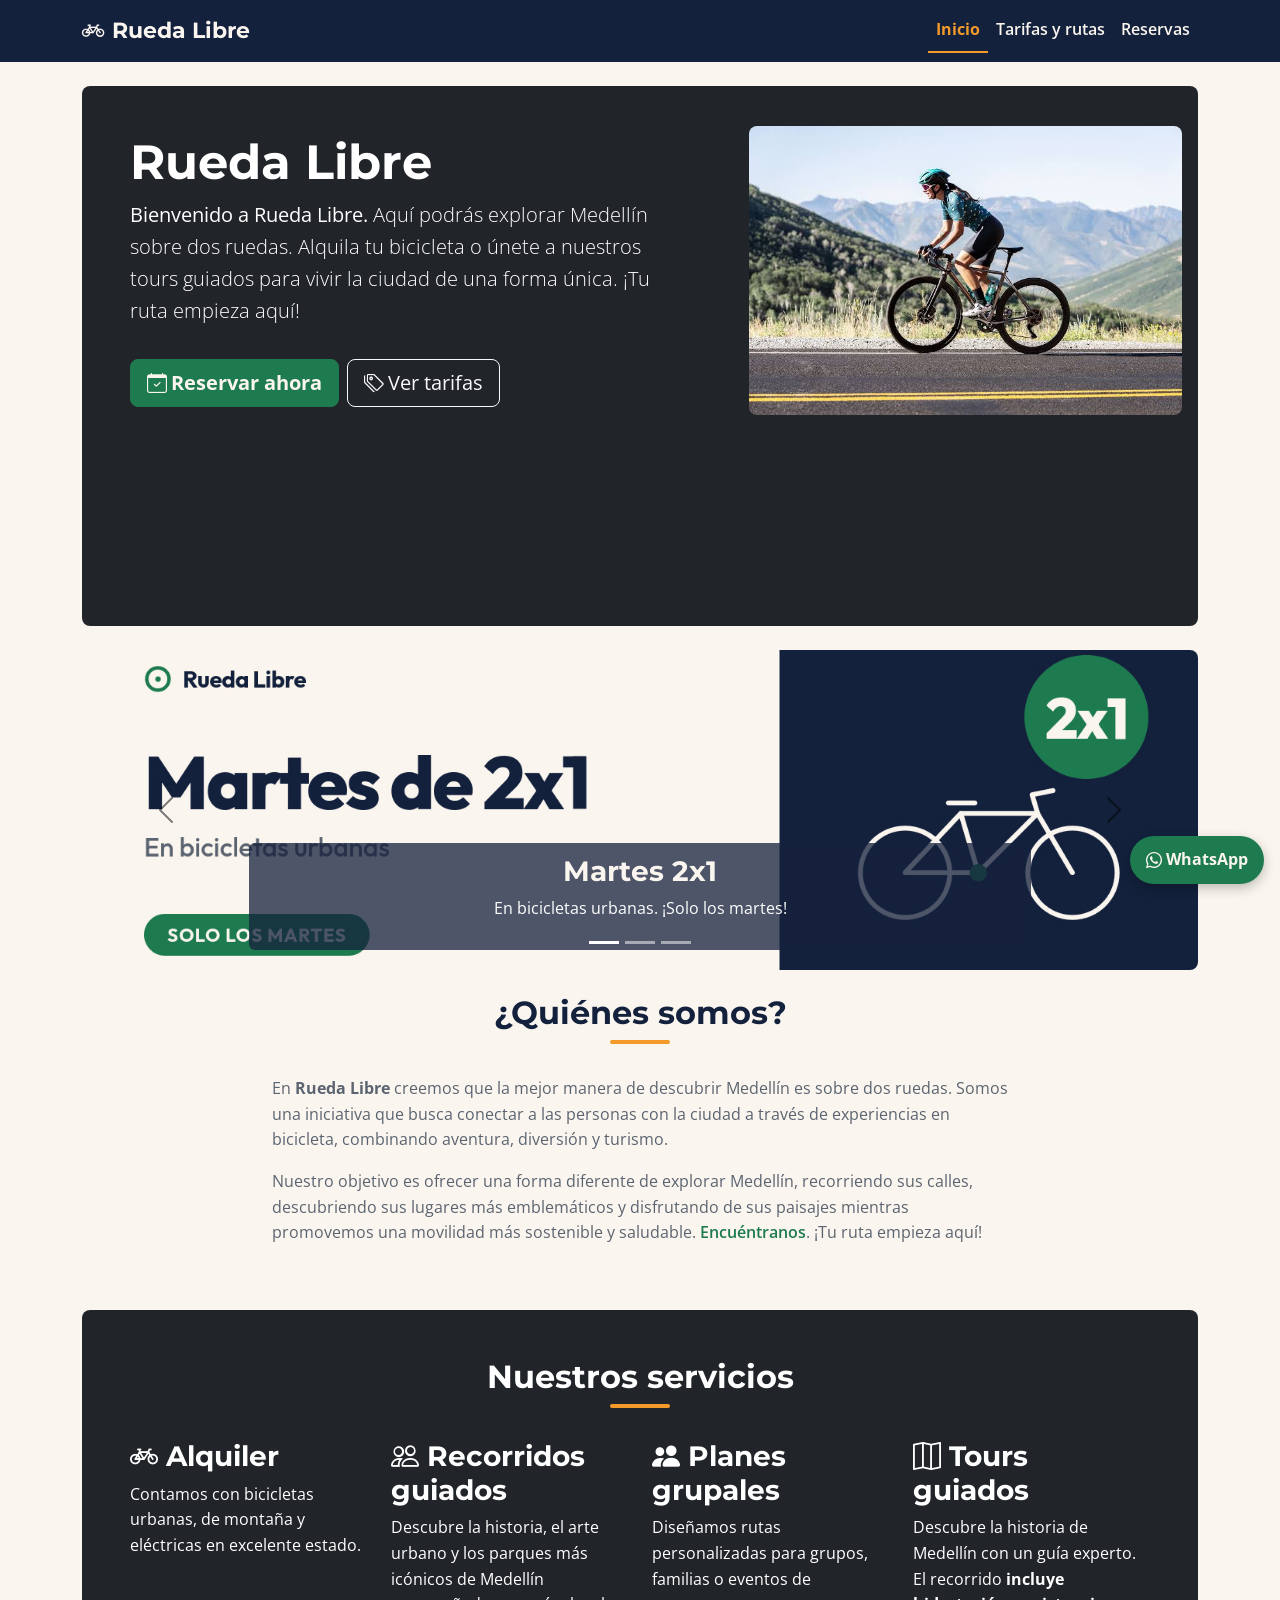
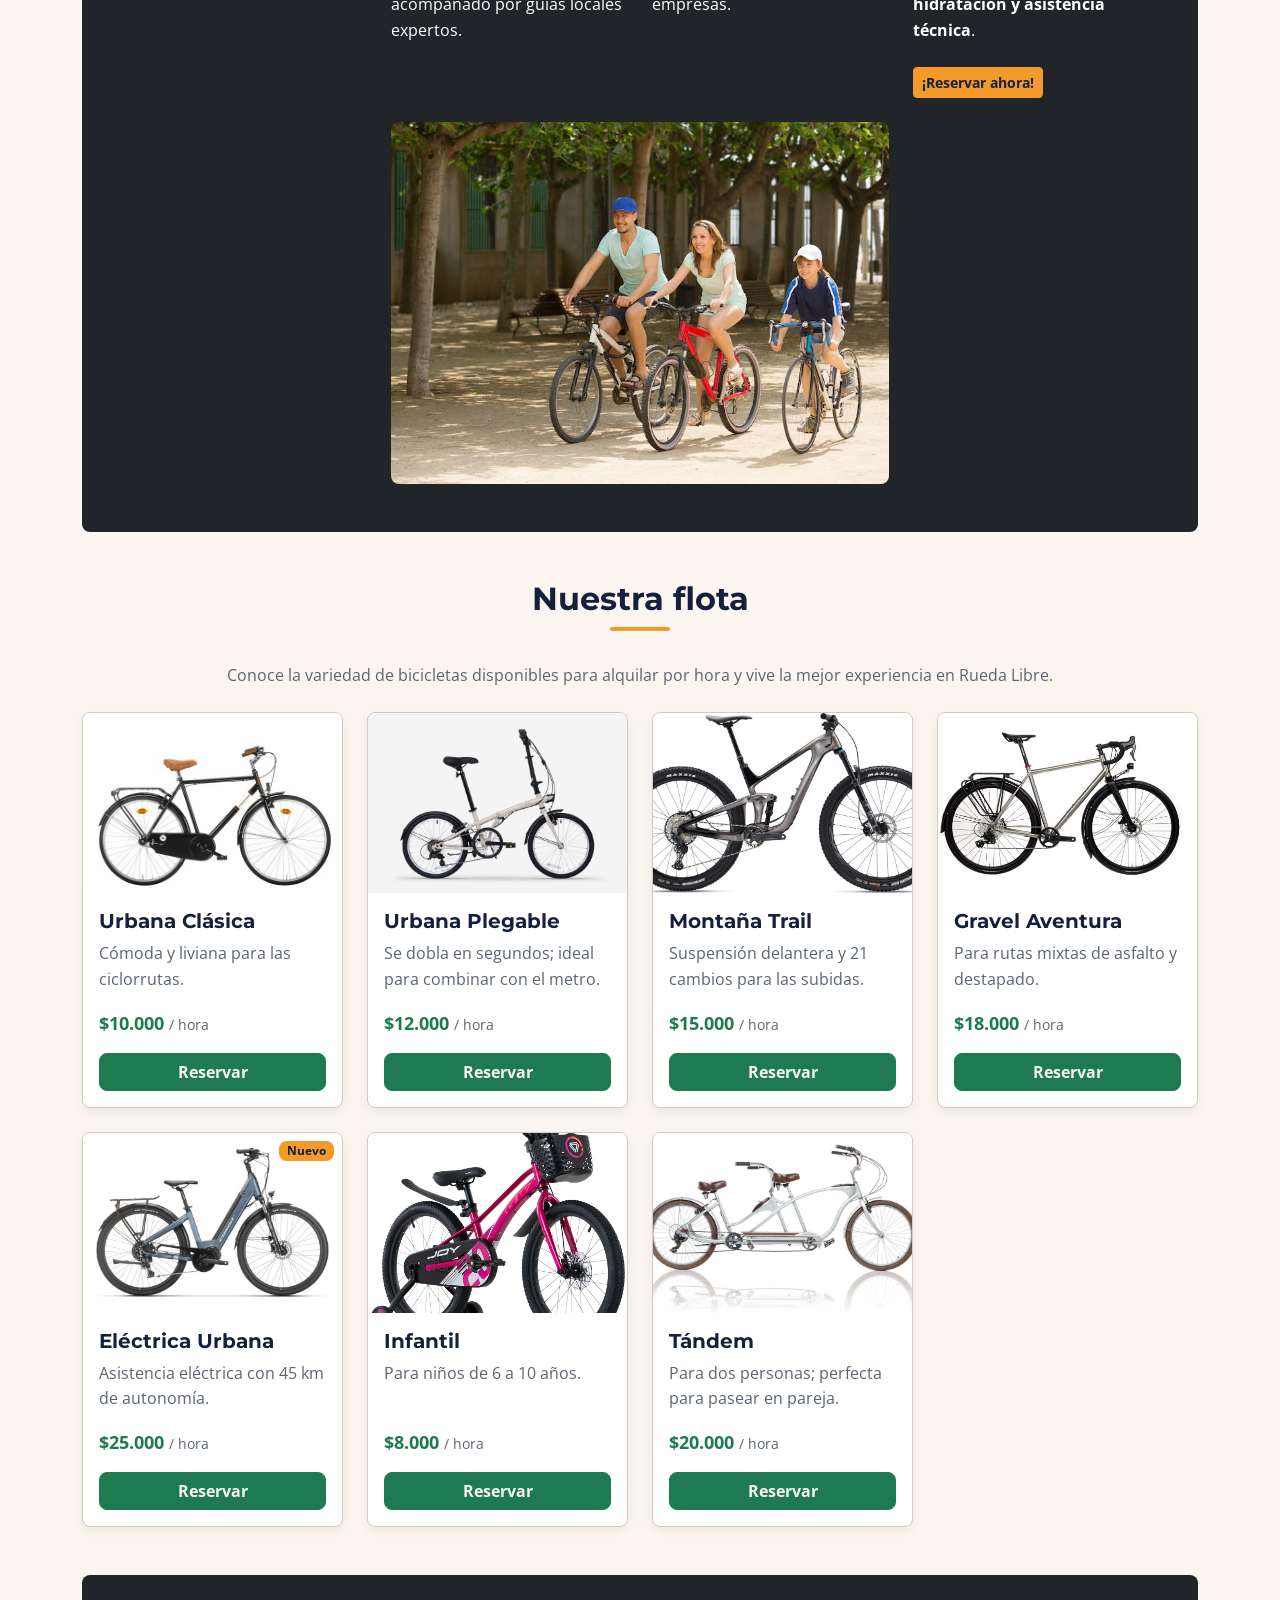
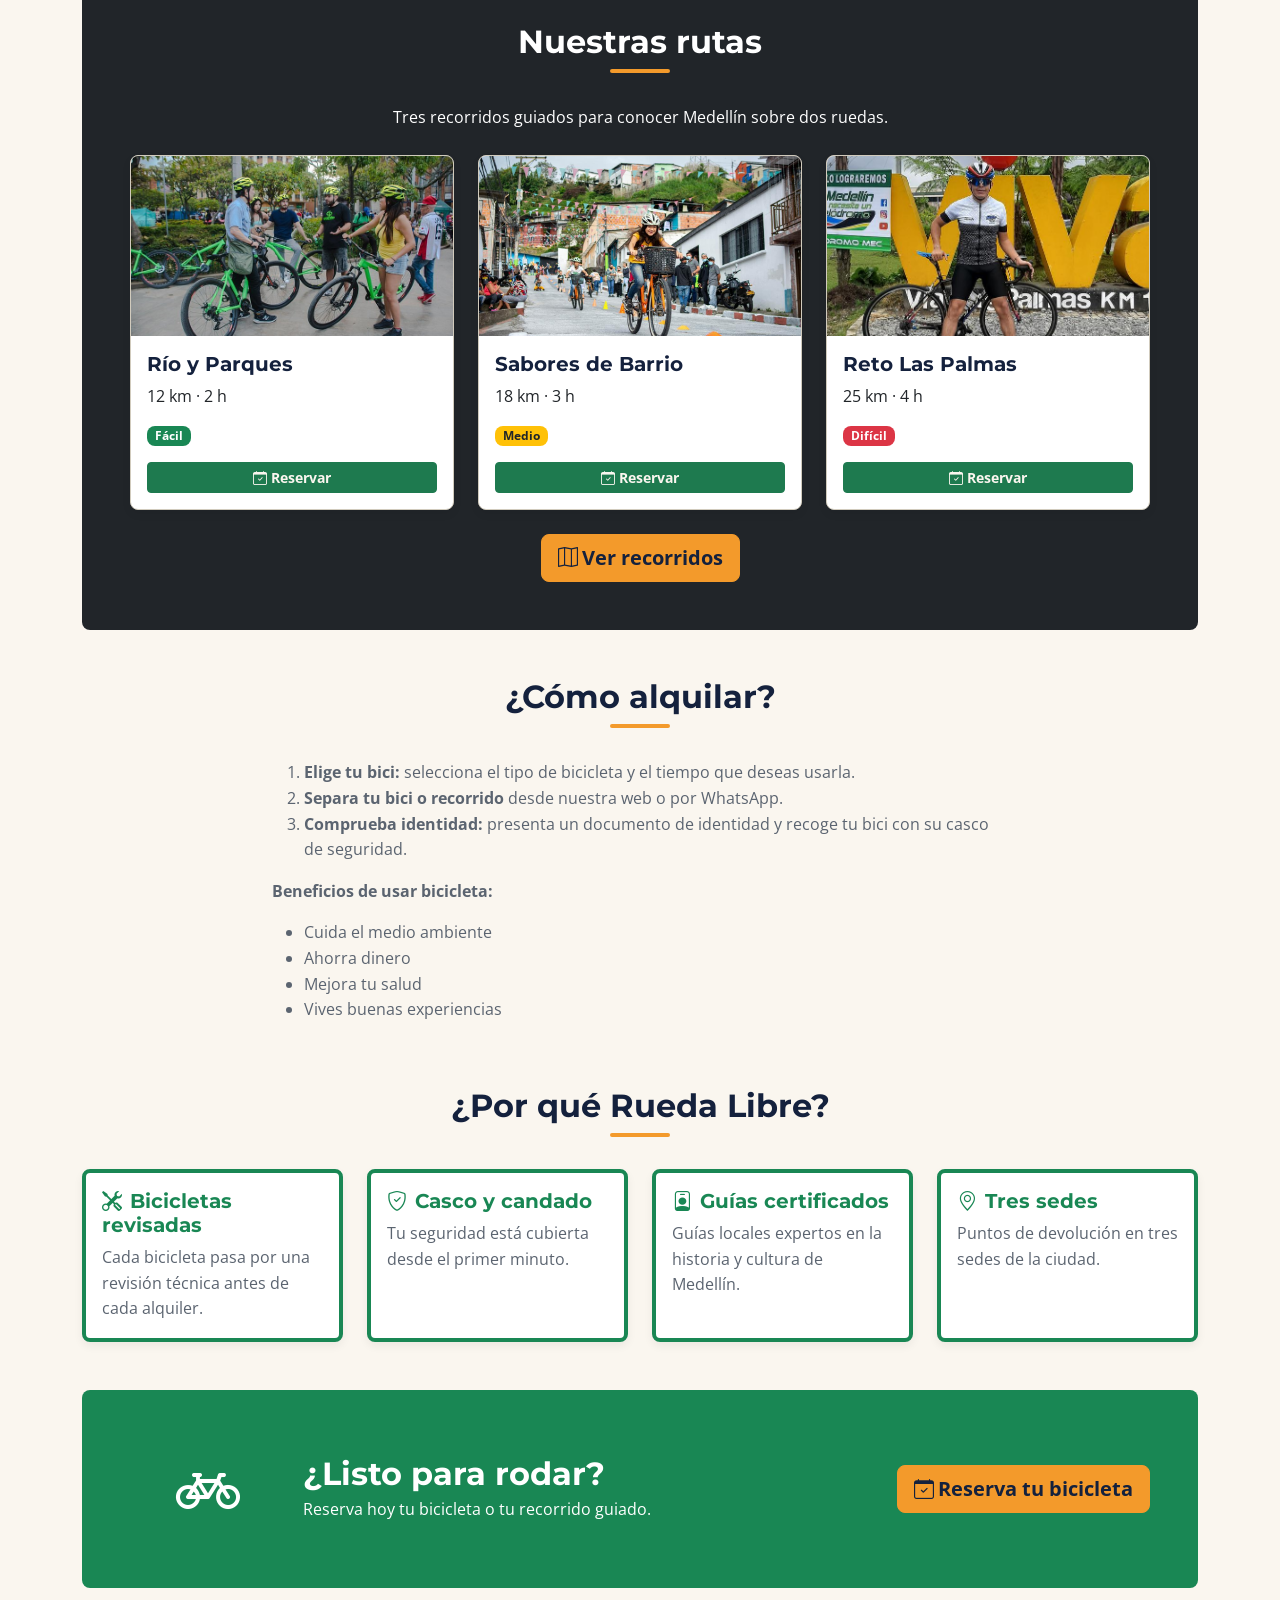
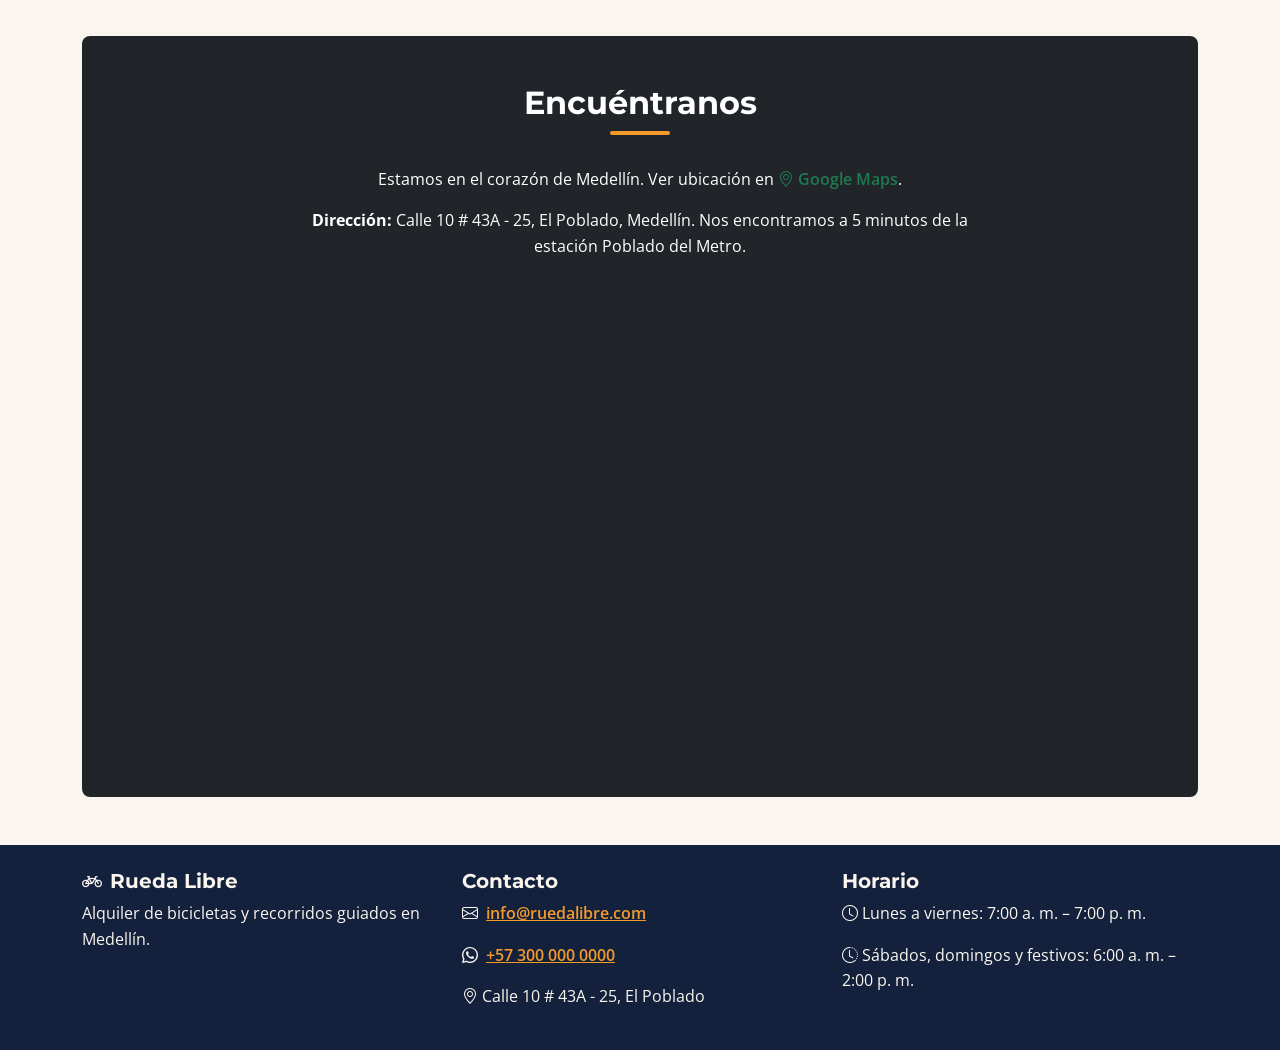
<file: index.html>
<!DOCTYPE html>
<html lang="es">
<head>
  <meta charset="UTF-8">
  <meta name="viewport" content="width=device-width, initial-scale=1.0">
  <meta name="description" content="Rueda Libre: alquiler de bicicletas y recorridos guiados en Medellín.">
  <title>Rueda Libre | Alquiler de Bicicletas en Medellín</title>

  <link rel="preconnect" href="https://fonts.googleapis.com">
  <link rel="preconnect" href="https://fonts.gstatic.com" crossorigin>
  <link href="https://fonts.googleapis.com/css2?family=Montserrat:wght@700&family=Open+Sans:wght@400;600&display=swap" rel="stylesheet">
  
  <link href="https://cdn.jsdelivr.net/npm/bootstrap@5.3.3/dist/css/bootstrap.min.css"
        rel="stylesheet"
        integrity="sha384-QWTKZyjpPEjISv5WaRU9OFeRpok6YctnYmDr5pNlyT2bRjXh0JMhjY6hW+ALEwIH"
        crossorigin="anonymous">
 
  <link rel="stylesheet"
        href="https://cdn.jsdelivr.net/npm/bootstrap-icons@1.11.3/font/bootstrap-icons.min.css">


  <link rel="stylesheet" href="./css/styles2.css">
</head>
<body>

  <header>
    <nav class="navbar navbar-expand-lg" aria-label="Navegación principal">
      <div class="container">
        <a class="navbar-brand" href="index.html">
          <i class="bi bi-bicycle me-2" aria-hidden="true"></i>Rueda Libre
        </a>
        <button class="navbar-toggler" type="button"
                data-bs-toggle="collapse" data-bs-target="#menuPrincipal"
                aria-controls="menuPrincipal" aria-expanded="false"
                aria-label="Abrir o cerrar menú de navegación">
          <span class="navbar-toggler-icon"></span>
        </button>
        <div class="collapse navbar-collapse" id="menuPrincipal">
          <ul class="navbar-nav ms-auto mb-2 mb-lg-0">
            <li class="nav-item">
              <a class="nav-link" href="index.html" aria-current="page">Inicio</a>
            </li>
            <li class="nav-item">
              <a class="nav-link" href="paginas/tarifas2.html">Tarifas y rutas</a>
            </li>
            <li class="nav-item">
              <a class="nav-link" href="paginas/reservas2.html">Reservas</a>
            </li>
          </ul>
        </div>
      </div>
    </nav>
  </header>

  <main class="container py-4">

    <section id="bienvenida" class="bg-dark text-white rounded-3 mb-4 overflow-hidden portada-altura">
      <div class="row g-0 align-items-center h-100">
        <div class="col-12 col-md-7 p-4 p-md-5 portada-texto">
          <h1 class="display-5 fw-bold text-white">Rueda Libre</h1>
          <p class="lead text-white">
            <strong>Bienvenido a Rueda Libre.</strong> Aquí podrás explorar Medellín sobre dos ruedas.
            Alquila tu bicicleta o únete a nuestros tours guiados para vivir la ciudad de una forma única.
            ¡Tu ruta empieza aquí!
          </p>
          <div class="d-flex flex-wrap gap-2 mt-3">
            <a href="paginas/reservas2.html" class="btn btn-primary btn-lg">
              <i class="bi bi-calendar-check me-1" aria-hidden="true"></i>Reservar ahora
            </a>
            <a href="paginas/tarifas2.html" class="btn btn-outline-light btn-lg">
              <i class="bi bi-tags me-1" aria-hidden="true"></i>Ver tarifas
            </a>
          </div>
        </div>
        <div class="col-12 col-md-5 p-3 text-center">
          <img src="./img/Logo.jpeg" alt="Logo de Rueda Libre" class="img-fluid rounded">
        </div>
      </div>
    </section>

    <section id="promociones" class="mb-4">
      <div id="carouselPromos" class="carousel slide" data-bs-ride="carousel">
        <div class="carousel-indicators">
          <button type="button" data-bs-target="#carouselPromos" data-bs-slide-to="0"
                  class="active" aria-current="true" aria-label="Promoción 1"></button>
          <button type="button" data-bs-target="#carouselPromos" data-bs-slide-to="1"
                  aria-label="Promoción 2"></button>
          <button type="button" data-bs-target="#carouselPromos" data-bs-slide-to="2"
                  aria-label="Promoción 3"></button>
        </div>
        <div class="carousel-inner rounded-3">
          <div class="carousel-item active">
            <img src="./img/promo-2x1.jpg" class="d-block w-100"
                 alt="Promoción martes 2x1 en bicicletas urbanas">
            <div class="carousel-caption d-none d-md-block">
              <h3>Martes 2x1</h3>
              <p>En bicicletas urbanas. ¡Solo los martes!</p>
            </div>
          </div>
          <div class="carousel-item">
            <img src="./img/promo-electricas.jpg" class="d-block w-100"
                 alt="Promoción 20 por ciento de descuento en bicicletas eléctricas de lunes a jueves">
            <div class="carousel-caption d-none d-md-block">
              <h3>20% en eléctricas</h3>
              <p>De lunes a jueves.</p>
            </div>
          </div>
          <div class="carousel-item">
            <img src="./img/promo-cumple.jpg" class="d-block w-100"
                 alt="Promoción recorrido guiado gratis si cumples años">
            <div class="carousel-caption d-none d-md-block">
              <h3>¡Cumpleaños gratis!</h3>
              <p>Si cumples años, el recorrido guiado es gratis.</p>
            </div>
          </div>
        </div>
        <button class="carousel-control-prev" type="button"
                data-bs-target="#carouselPromos" data-bs-slide="prev">
          <span class="carousel-control-prev-icon" aria-hidden="true"></span>
          <span class="visually-hidden">Promoción anterior</span>
        </button>
        <button class="carousel-control-next" type="button"
                data-bs-target="#carouselPromos" data-bs-slide="next">
          <span class="carousel-control-next-icon" aria-hidden="true"></span>
          <span class="visually-hidden">Siguiente promoción</span>
        </button>
      </div>
    </section>

    <section id="quienes-somos" class="mb-5">
      <h2 class="titulo-seccion">¿Quiénes somos?</h2>
      <div class="row">
        <div class="col-12 col-lg-8 mx-auto">
          <p>En <strong>Rueda Libre</strong> creemos que la mejor manera de descubrir Medellín es
            sobre dos ruedas. Somos una iniciativa que busca conectar a las personas con la ciudad
            a través de experiencias en bicicleta, combinando aventura, diversión y turismo.</p>
          <p>Nuestro objetivo es ofrecer una forma diferente de explorar Medellín, recorriendo sus
            calles, descubriendo sus lugares más emblemáticos y disfrutando de sus paisajes mientras
            promovemos una movilidad más sostenible y saludable.
            <a href="#encuentranos">Encuéntranos</a>. ¡Tu ruta empieza aquí!</p>
        </div>
      </div>
    </section>

    <section id="nuestros-servicios" class="bg-dark text-white rounded-3 p-4 p-md-5 mb-5">
      <h2 class="titulo-seccion text-white">Nuestros servicios</h2>
      <div class="row g-4">
        <div class="col-12 col-md-6 col-lg-3">
          <article class="h-100">
            <h3 class="text-white"><i class="bi bi-bicycle me-2" aria-hidden="true"></i>Alquiler</h3>
            <p>Contamos con bicicletas urbanas, de montaña y eléctricas en excelente estado.</p>
          </article>
        </div>
        <div class="col-12 col-md-6 col-lg-3">
          <article class="h-100">
            <h3 class="text-white"><i class="bi bi-people me-2" aria-hidden="true"></i>Recorridos guiados</h3>
            <p>Descubre la historia, el arte urbano y los parques más icónicos de Medellín
              acompañado por guías locales expertos.</p>
          </article>
        </div>
        <div class="col-12 col-md-6 col-lg-3">
          <article class="h-100">
            <h3 class="text-white"><i class="bi bi-people-fill me-2" aria-hidden="true"></i>Planes grupales</h3>
            <p>Diseñamos rutas personalizadas para grupos, familias o eventos de empresas.</p>
          </article>
        </div>
        <div class="col-12 col-md-6 col-lg-3">
          <article class="h-100">
            <h3 class="text-white"><i class="bi bi-map me-2" aria-hidden="true"></i>Tours guiados</h3>
            <p>Descubre la historia de Medellín con un guía experto. El recorrido
              <strong>incluye hidratación y asistencia técnica</strong>.</p>
            <a href="paginas/reservas2.html" class="btn btn-naranja btn-sm mt-2">¡Reservar ahora!</a>
          </article>
        </div>
      </div>
      <div class="row mt-4">
        <div class="col-12 col-md-6 mx-auto text-center">
          <img src="./img/familiaBici.avif" alt="Grupo de ciclistas en un tour por Medellín"
               class="img-fluid rounded">
        </div>
      </div>
    </section>

    <section id="nuestra-flota" class="mb-5">
      <h2 class="titulo-seccion">Nuestra flota</h2>
      <p class="text-center mb-4">Conoce la variedad de bicicletas disponibles para alquilar por
        hora y vive la mejor experiencia en Rueda Libre.</p>

      <div class="row g-4">

        <div class="col-12 col-sm-6 col-lg-4 col-xl-3">
          <article class="card h-100">
            <img src="./img/urbana-clasica.jpg" class="card-img-top" alt="Bicicleta urbana clásica">
            <div class="card-body d-flex flex-column">
              <h3 class="card-title fs-5">Urbana Clásica</h3>
              <p class="card-text flex-grow-1">Cómoda y liviana para las ciclorrutas.</p>
              <p class="precio mb-3">$10.000 <span class="unidad">/ hora</span></p>
              <a href="paginas/reservas2.html" class="btn btn-primary mt-auto">Reservar</a>
            </div>
          </article>
        </div>

        <div class="col-12 col-sm-6 col-lg-4 col-xl-3">
          <article class="card h-100">
            <img src="./img/urbana-plegable.jpg" class="card-img-top" alt="Bicicleta urbana plegable">
            <div class="card-body d-flex flex-column">
              <h3 class="card-title fs-5">Urbana Plegable</h3>
              <p class="card-text flex-grow-1">Se dobla en segundos; ideal para combinar con el metro.</p>
              <p class="precio mb-3">$12.000 <span class="unidad">/ hora</span></p>
              <a href="paginas/reservas2.html" class="btn btn-primary mt-auto">Reservar</a>
            </div>
          </article>
        </div>

        <div class="col-12 col-sm-6 col-lg-4 col-xl-3">
          <article class="card h-100">
            <img src="./img/montana-trail.jpg" class="card-img-top" alt="Bicicleta de montaña">
            <div class="card-body d-flex flex-column">
              <h3 class="card-title fs-5">Montaña Trail</h3>
              <p class="card-text flex-grow-1">Suspensión delantera y 21 cambios para las subidas.</p>
              <p class="precio mb-3">$15.000 <span class="unidad">/ hora</span></p>
              <a href="paginas/reservas2.html" class="btn btn-primary mt-auto">Reservar</a>
            </div>
          </article>
        </div>

        <div class="col-12 col-sm-6 col-lg-4 col-xl-3">
          <article class="card h-100">
            <img src="./img/gravel-aventura.jpg" class="card-img-top" alt="Bicicleta gravel">
            <div class="card-body d-flex flex-column">
              <h3 class="card-title fs-5">Gravel Aventura</h3>
              <p class="card-text flex-grow-1">Para rutas mixtas de asfalto y destapado.</p>
              <p class="precio mb-3">$18.000 <span class="unidad">/ hora</span></p>
              <a href="paginas/reservas2.html" class="btn btn-primary mt-auto">Reservar</a>
            </div>
          </article>
        </div>

        <div class="col-12 col-sm-6 col-lg-4 col-xl-3">
          <article class="card h-100 position-relative">
            <span class="badge badge-nuevo position-absolute top-0 end-0 m-2">Nuevo</span>
            <img src="./img/electrica-urbana.jpg" class="card-img-top" alt="Bicicleta eléctrica urbana">
            <div class="card-body d-flex flex-column">
              <h3 class="card-title fs-5">Eléctrica Urbana</h3>
              <p class="card-text flex-grow-1">Asistencia eléctrica con 45 km de autonomía.</p>
              <p class="precio mb-3">$25.000 <span class="unidad">/ hora</span></p>
              <a href="paginas/reservas2.html" class="btn btn-primary mt-auto">Reservar</a>
            </div>
          </article>
        </div>

        <div class="col-12 col-sm-6 col-lg-4 col-xl-3">
          <article class="card h-100">
            <img src="./img/infantil.jpg" class="card-img-top" alt="Bicicleta infantil">
            <div class="card-body d-flex flex-column">
              <h3 class="card-title fs-5">Infantil</h3>
              <p class="card-text flex-grow-1">Para niños de 6 a 10 años.</p>
              <p class="precio mb-3">$8.000 <span class="unidad">/ hora</span></p>
              <a href="paginas/reservas2.html" class="btn btn-primary mt-auto">Reservar</a>
            </div>
          </article>
        </div>

        <div class="col-12 col-sm-6 col-lg-4 col-xl-3">
          <article class="card h-100">
            <img src="./img/tandem.jpg" class="card-img-top" alt="Bicicleta tándem para dos personas">
            <div class="card-body d-flex flex-column">
              <h3 class="card-title fs-5">Tándem</h3>
              <p class="card-text flex-grow-1">Para dos personas; perfecta para pasear en pareja.</p>
              <p class="precio mb-3">$20.000 <span class="unidad">/ hora</span></p>
              <a href="paginas/reservas2.html" class="btn btn-primary mt-auto">Reservar</a>
            </div>
          </article>
        </div>

      </div>
    </section>

    <section id="nuestras-rutas" class="bg-dark text-white rounded-3 p-4 p-md-5 mb-5">
      <h2 class="titulo-seccion text-white">Nuestras rutas</h2>
      <p class="text-center mb-4">Tres recorridos guiados para conocer Medellín sobre dos ruedas.</p>

      <div class="row g-4">

        <div class="col-12 col-md-4">
          <article class="card h-100 text-dark">
            <img src="./img/rio-parques.jpg" class="card-img-top"
                 alt="Ciclistas recorriendo el río y los parques de Medellín">
            <div class="card-body d-flex flex-column">
              <h3 class="card-title fs-5">Río y Parques</h3>
              <p class="card-text flex-grow-1">12 km · 2 h</p>
              <span class="badge bg-success align-self-start">Fácil</span>
              <a href="paginas/reservas2.html" class="btn btn-primary btn-sm mt-3">
                <i class="bi bi-calendar-check me-1" aria-hidden="true"></i>Reservar
              </a>
            </div>
          </article>
        </div>

        <div class="col-12 col-md-4">
          <article class="card h-100 text-dark">
            <img src="./img/ruta-sabores-barrio.jpeg" class="card-img-top"
                 alt="Ciclistas recorriendo los barrios de Medellín">
            <div class="card-body d-flex flex-column">
              <h3 class="card-title fs-5">Sabores de Barrio</h3>
              <p class="card-text flex-grow-1">18 km · 3 h</p>
              <span class="badge bg-warning text-dark align-self-start">Medio</span>
              <a href="paginas/reservas2.html" class="btn btn-primary btn-sm mt-3">
                <i class="bi bi-calendar-check me-1" aria-hidden="true"></i>Reservar
              </a>
            </div>
          </article>
        </div>

        <div class="col-12 col-md-4">
          <article class="card h-100 text-dark">
            <img src="./img/ruta-laspalmas.jpg" class="card-img-top"
                 alt="Ciclistas subiendo la vía Las Palmas">
            <div class="card-body d-flex flex-column">
              <h3 class="card-title fs-5">Reto Las Palmas</h3>
              <p class="card-text flex-grow-1">25 km · 4 h</p>
              <span class="badge bg-danger align-self-start">Difícil</span>
              <a href="paginas/reservas2.html" class="btn btn-primary btn-sm mt-3">
                <i class="bi bi-calendar-check me-1" aria-hidden="true"></i>Reservar
              </a>
            </div>
          </article>
        </div>

      </div>

      <div class="text-center mt-4">
        <a href="paginas/tarifas2.html" class="btn btn-naranja btn-lg">
          <i class="bi bi-map me-1" aria-hidden="true"></i>Ver recorridos
        </a>
      </div>
    </section>

    <section id="como-alquilar" class="mb-5">
      <h2 class="titulo-seccion">¿Cómo alquilar?</h2>
      <div class="row">
        <div class="col-12 col-lg-8 mx-auto">
          <ol>
            <li><strong>Elige tu bici:</strong> selecciona el tipo de bicicleta y el tiempo que deseas usarla.</li>
            <li><strong>Separa tu bici o recorrido</strong> desde nuestra web o por WhatsApp.</li>
            <li><strong>Comprueba identidad:</strong> presenta un documento de identidad y recoge tu bici con su casco de seguridad.</li>
          </ol>
          <p class="mt-3"><strong>Beneficios de usar bicicleta:</strong></p>
          <ul>
            <li>Cuida el medio ambiente</li>
            <li>Ahorra dinero</li>
            <li>Mejora tu salud</li>
            <li>Vives buenas experiencias</li>
          </ul>
        </div>
      </div>
    </section>

    <section id="por-que-rueda-libre" class="mb-5">
      <h2 class="titulo-seccion">¿Por qué Rueda Libre?</h2>
      <div class="row g-4">

        <div class="col-12 col-md-6 col-lg-3">
          <div class="card h-100 border-start border-4 border-success">
            <div class="card-body">
              <h3 class="card-title fs-5 text-success">
                <i class="bi bi-tools me-2" aria-hidden="true"></i>Bicicletas revisadas
              </h3>
              <p class="card-text">Cada bicicleta pasa por una revisión técnica antes de cada alquiler.</p>
            </div>
          </div>
        </div>

        <div class="col-12 col-md-6 col-lg-3">
          <div class="card h-100 border-start border-4 border-success">
            <div class="card-body">
              <h3 class="card-title fs-5 text-success">
                <i class="bi bi-shield-check me-2" aria-hidden="true"></i>Casco y candado
              </h3>
              <p class="card-text">Tu seguridad está cubierta desde el primer minuto.</p>
            </div>
          </div>
        </div>

        <div class="col-12 col-md-6 col-lg-3">
          <div class="card h-100 border-start border-4 border-success">
            <div class="card-body">
              <h3 class="card-title fs-5 text-success">
                <i class="bi bi-person-badge me-2" aria-hidden="true"></i>Guías certificados
              </h3>
              <p class="card-text">Guías locales expertos en la historia y cultura de Medellín.</p>
            </div>
          </div>
        </div>

        <div class="col-12 col-md-6 col-lg-3">
          <div class="card h-100 border-start border-4 border-success">
            <div class="card-body">
              <h3 class="card-title fs-5 text-success">
                <i class="bi bi-geo-alt me-2" aria-hidden="true"></i>Tres sedes
              </h3>
              <p class="card-text">Puntos de devolución en tres sedes de la ciudad.</p>
            </div>
          </div>
        </div>

      </div>
    </section>

    <section class="bg-success text-white rounded-3 p-4 p-md-5 mb-5">
      <div class="row align-items-center g-3">
        <div class="col-12 col-md-2 text-center d-none d-md-block">
          <i class="bi bi-bicycle" style="font-size: 4rem;" aria-hidden="true"></i>
        </div>
        <div class="col-12 col-md-6 text-center text-md-start">
          <h2 class="mb-1 text-white">¿Listo para rodar?</h2>
          <p class="mb-0 text-white">Reserva hoy tu bicicleta o tu recorrido guiado.</p>
        </div>
        <div class="col-12 col-md-4 text-center text-md-end">
          <a href="paginas/reservas2.html" class="btn btn-naranja btn-lg">
            <i class="bi bi-calendar-check me-1" aria-hidden="true"></i>Reserva tu bicicleta
          </a>
        </div>
      </div>
    </section>

    <section id="encuentranos" class="bg-dark text-white rounded-3 p-4 p-md-5 mb-4">
      <h2 class="titulo-seccion text-white">Encuéntranos</h2>
      <div class="row">
        <div class="col-12 col-lg-8 mx-auto text-center">
          <p>Estamos en el corazón de Medellín. Ver ubicación en
            <a href="https://maps.app.goo.gl/ukgf8Xi4Ux13WKup7" target="_blank" rel="noopener">
              <i class="bi bi-geo-alt me-1" aria-hidden="true"></i>Google Maps</a>.</p>
          <p><strong>Dirección:</strong> Calle 10 # 43A - 25, El Poblado, Medellín.
            Nos encontramos a 5 minutos de la estación Poblado del Metro.</p>
          <iframe class="mapa-iframe mt-3"
            src="https://www.google.com/maps/embed?pb=!1m18!1m12!1m3!1d3966.4002104454767!2d-75.57083360000003!3d6.210829999999995!2m3!1f0!2f0!3f0!3m2!1i1024!2i768!4f13.1!3m3!1m2!1s0x8e44282bd472c605%3A0x809158f3af3c4193!2sAlambique!5e0!3m2!1ses!2sco!4v1792759664054!5m2!1ses!2sco"
            width="600" height="450" allowfullscreen="" loading="lazy"
            referrerpolicy="strict-origin-when-cross-origin"
            title="Mapa de ubicación de Rueda Libre en Medellín"></iframe>
        </div>
      </div>
    </section>

  </main>

  <footer class="pie-marca py-4">
    <div class="container">
      <div class="row g-4">
        <div class="col-12 col-md-4">
          <h3 class="fs-5"><i class="bi bi-bicycle me-2" aria-hidden="true"></i>Rueda Libre</h3>
          <p>Alquiler de bicicletas y recorridos guiados en Medellín.</p>
        </div>
        <div class="col-12 col-md-4">
          <h3 class="fs-5">Contacto</h3>
          <p><i class="bi bi-envelope me-1" aria-hidden="true"></i>
            <a href="mailto:info@ruedalibre.com">info@ruedalibre.com</a></p>
          <p><i class="bi bi-whatsapp me-1" aria-hidden="true"></i>
            <a href="https://wa.me/573001234567" target="_blank" rel="noopener">+57 300 000 0000</a></p>
          <p><i class="bi bi-geo-alt me-1" aria-hidden="true"></i>Calle 10 # 43A - 25, El Poblado</p>
        </div>
        <div class="col-12 col-md-4">
          <h3 class="fs-5">Horario</h3>
          <p><i class="bi bi-clock me-1" aria-hidden="true"></i>Lunes a viernes: 7:00 a. m. – 7:00 p. m.</p>
          <p><i class="bi bi-clock-history me-1" aria-hidden="true"></i>Sábados, domingos y festivos: 6:00 a. m. – 2:00 p. m.</p>
        </div>
      </div>
    </div>
  </footer>

  <a href="https://wa.me/573001234567" class="whatsapp-flotante" target="_blank" rel="noopener"
     aria-label="Contactar a Rueda Libre por WhatsApp">
    <i class="bi bi-whatsapp me-1" aria-hidden="true"></i>WhatsApp
  </a>

  <script src="https://cdn.jsdelivr.net/npm/bootstrap@5.3.3/dist/js/bootstrap.bundle.min.js"
          integrity="sha384-YvpcrYf0tY3lHB60NNkmXc5s9fDVZLESaAA55NDzOxhy9GkcIdslK1eN7N6jIeHz"
          crossorigin="anonymous"></script>

</body>
</html>
</file>
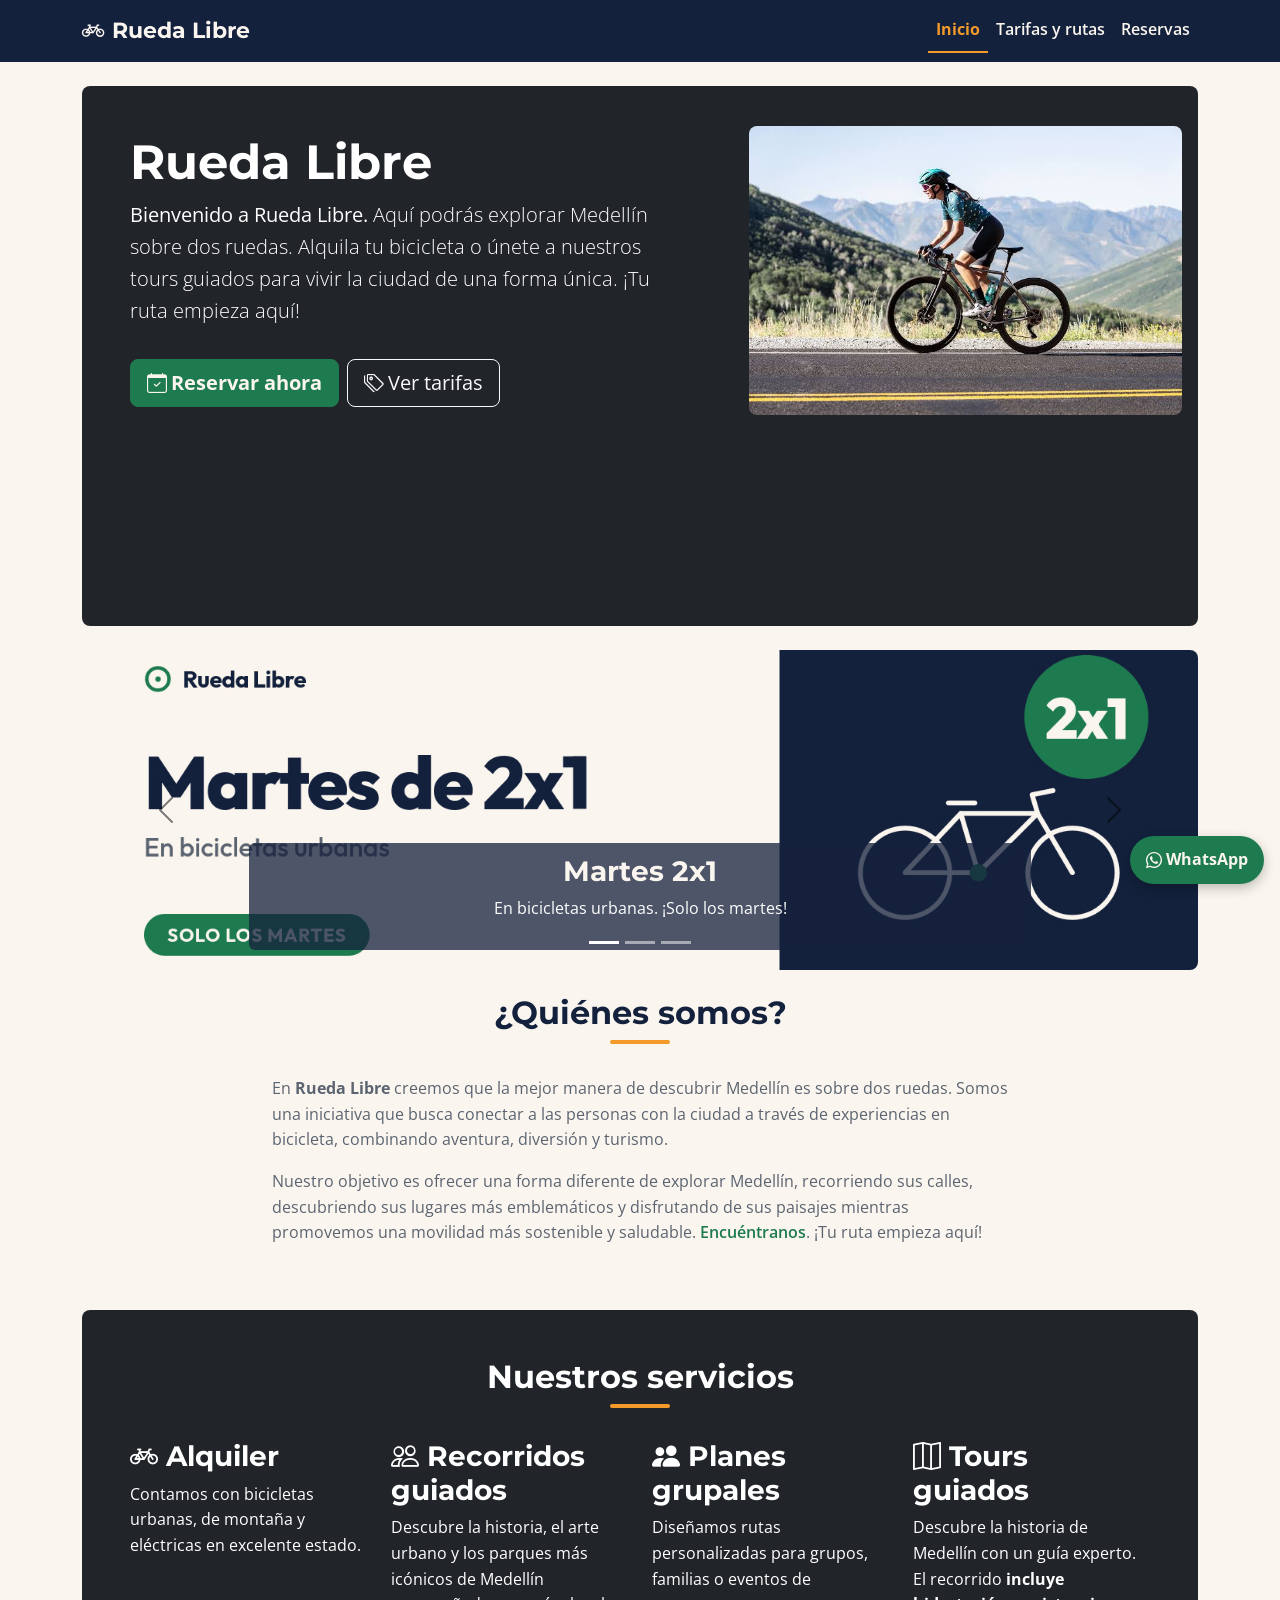
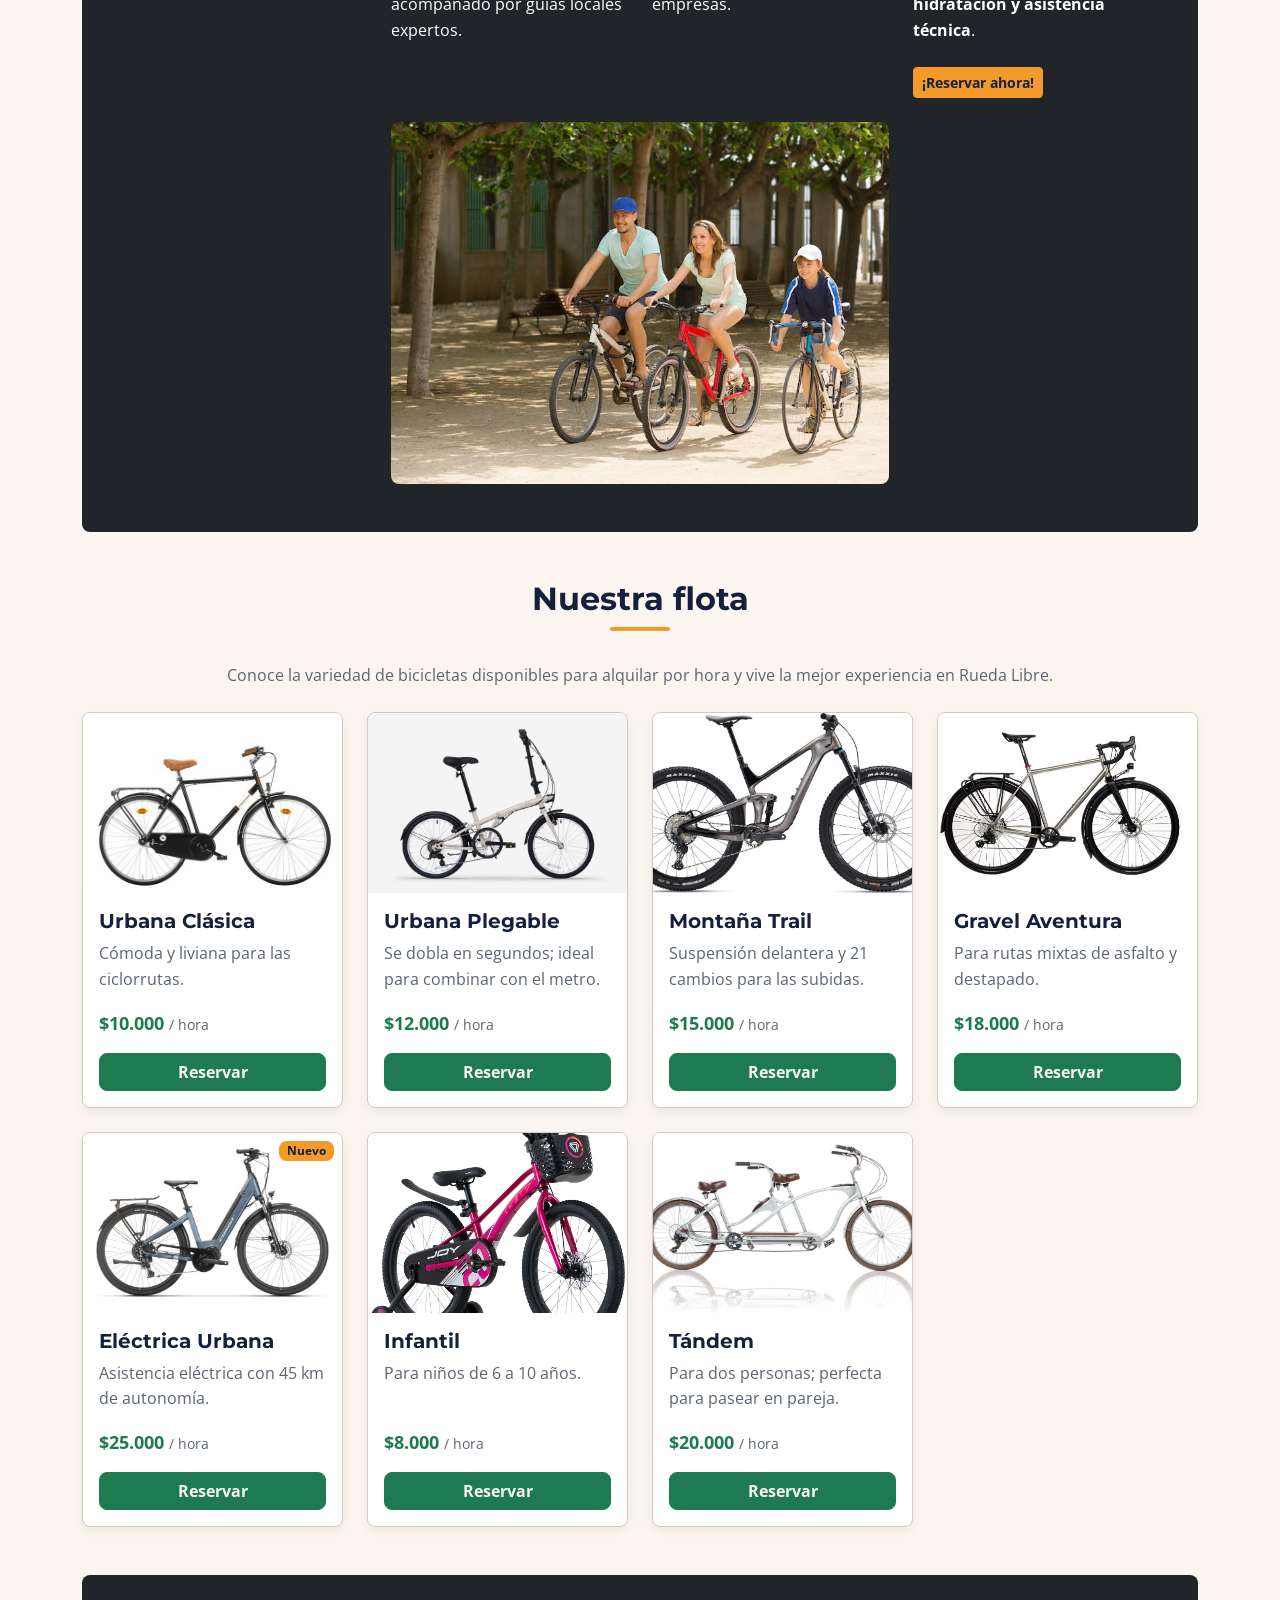
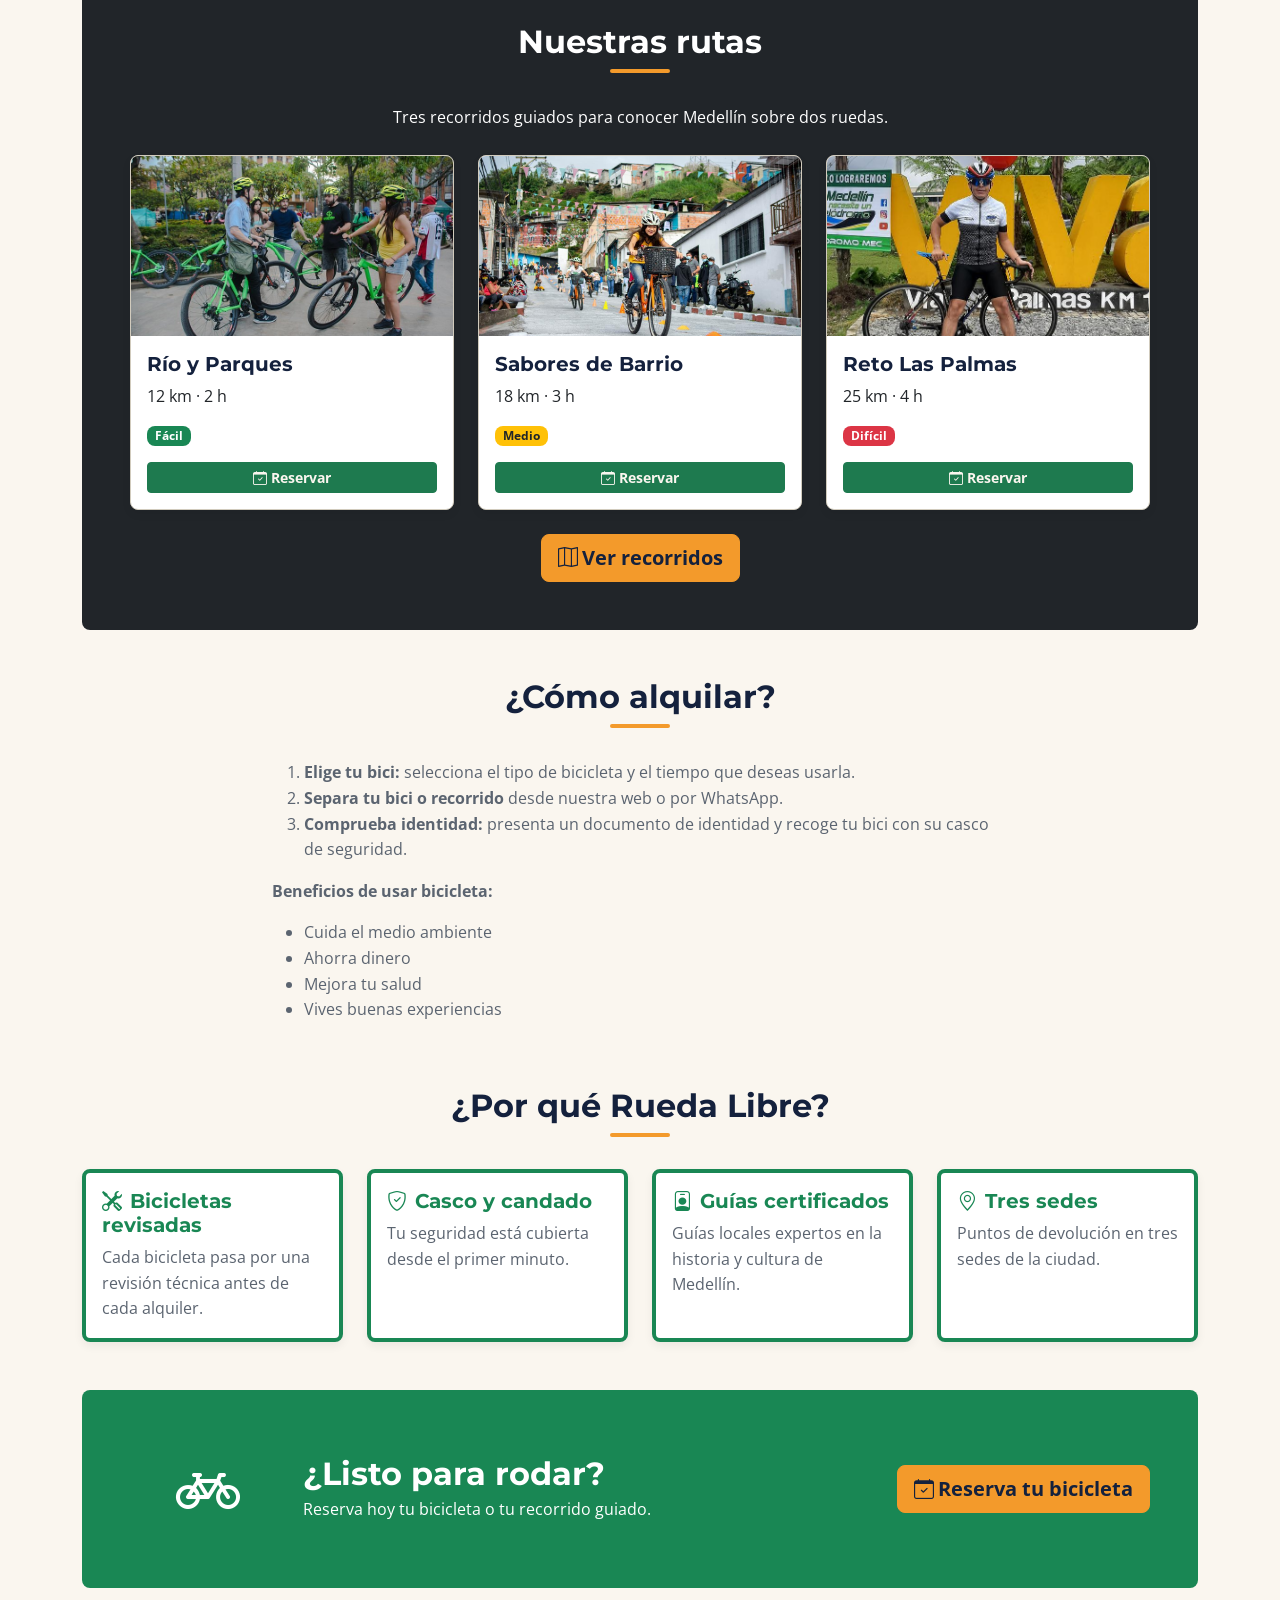
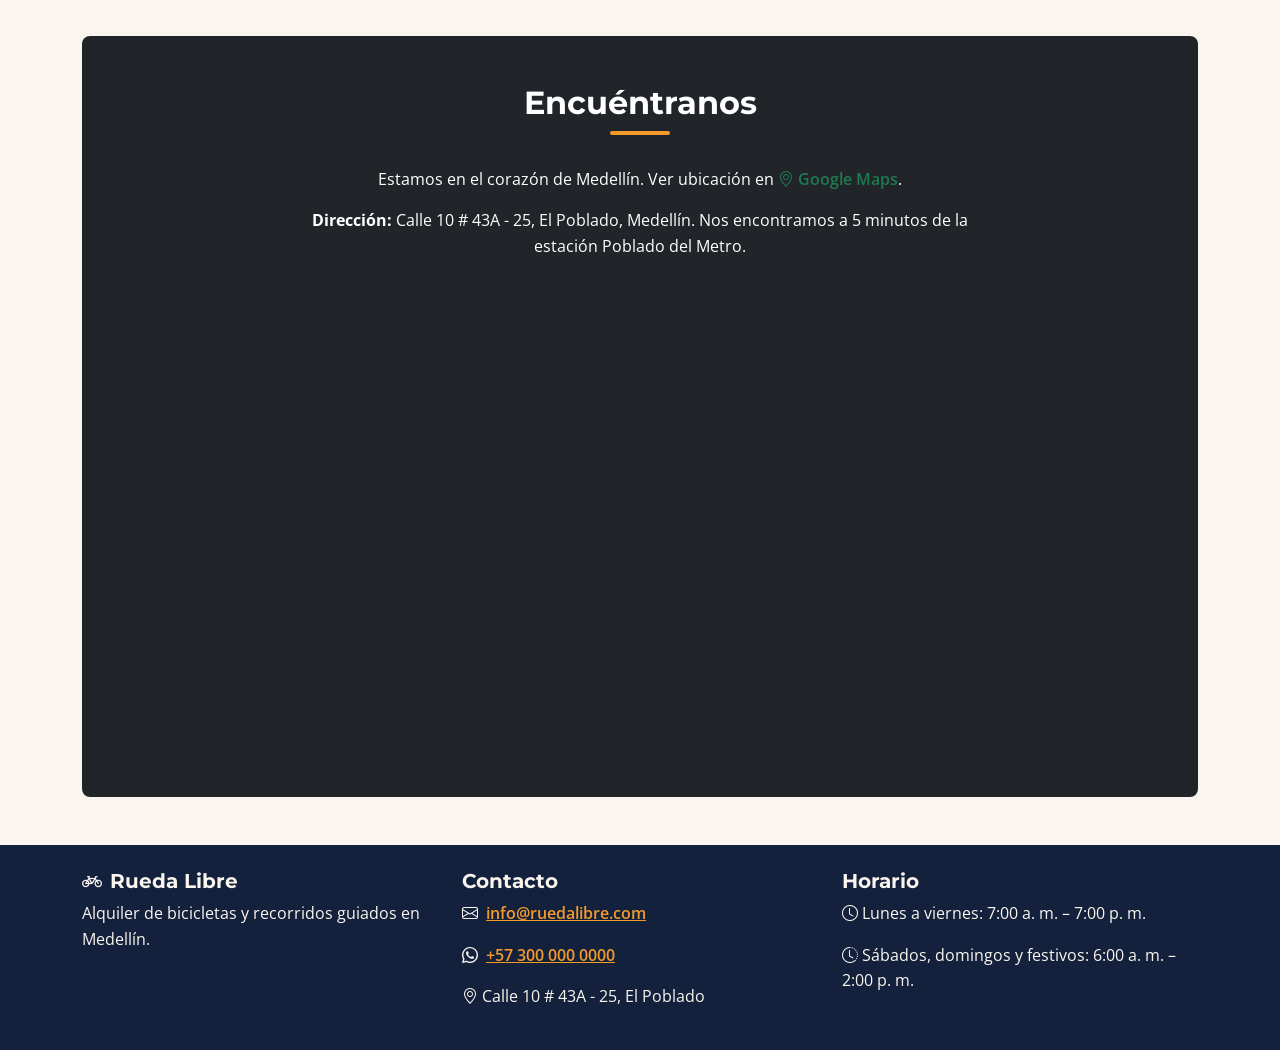
<file: bootstrap.html>
<!DOCTYPE html>
<html lang="es">
<head>
  <meta charset="UTF-8">
  <meta name="viewport" content="width=device-width, initial-scale=1.0">
  <meta name="description" content="Rueda Libre: alquiler de bicicletas y recorridos guiados en Medellín.">
  <title>Rueda Libre | Alquiler de Bicicletas en Medellín</title>

  <link rel="preconnect" href="https://fonts.googleapis.com">
  <link rel="preconnect" href="https://fonts.gstatic.com" crossorigin>
  <link href="https://fonts.googleapis.com/css2?family=Montserrat:wght@700&family=Open+Sans:wght@400;600&display=swap" rel="stylesheet">
  
  <link href="https://cdn.jsdelivr.net/npm/bootstrap@5.3.3/dist/css/bootstrap.min.css"
        rel="stylesheet"
        integrity="sha384-QWTKZyjpPEjISv5WaRU9OFeRpok6YctnYmDr5pNlyT2bRjXh0JMhjY6hW+ALEwIH"
        crossorigin="anonymous">
 
  <link rel="stylesheet"
        href="https://cdn.jsdelivr.net/npm/bootstrap-icons@1.11.3/font/bootstrap-icons.min.css">


  <link rel="stylesheet" href="./css/styles2.css">
</head>
<body>

  <header>
    <nav class="navbar navbar-expand-lg" aria-label="Navegación principal">
      <div class="container">
        <a class="navbar-brand" href="bootstrap.html">
          <i class="bi bi-bicycle me-2" aria-hidden="true"></i>Rueda Libre
        </a>
        <button class="navbar-toggler" type="button"
                data-bs-toggle="collapse" data-bs-target="#menuPrincipal"
                aria-controls="menuPrincipal" aria-expanded="false"
                aria-label="Abrir o cerrar menú de navegación">
          <span class="navbar-toggler-icon"></span>
        </button>
        <div class="collapse navbar-collapse" id="menuPrincipal">
          <ul class="navbar-nav ms-auto mb-2 mb-lg-0">
            <li class="nav-item">
              <a class="nav-link" href="bootstrap.html" aria-current="page">Inicio</a>
            </li>
            <li class="nav-item">
              <a class="nav-link" href="paginas/tarifas2.html">Tarifas y rutas</a>
            </li>
            <li class="nav-item">
              <a class="nav-link" href="paginas/reservas2.html">Reservas</a>
            </li>
          </ul>
        </div>
      </div>
    </nav>
  </header>

  <main class="container py-4">

    <section id="bienvenida" class="bg-dark text-white rounded-3 mb-4 overflow-hidden portada-altura">
      <div class="row g-0 align-items-center h-100">
        <div class="col-12 col-md-7 p-4 p-md-5 portada-texto">
          <h1 class="display-5 fw-bold text-white">Rueda Libre</h1>
          <p class="lead text-white">
            <strong>Bienvenido a Rueda Libre.</strong> Aquí podrás explorar Medellín sobre dos ruedas.
            Alquila tu bicicleta o únete a nuestros tours guiados para vivir la ciudad de una forma única.
            ¡Tu ruta empieza aquí!
          </p>
          <div class="d-flex flex-wrap gap-2 mt-3">
            <a href="paginas/reservas2.html" class="btn btn-primary btn-lg">
              <i class="bi bi-calendar-check me-1" aria-hidden="true"></i>Reservar ahora
            </a>
            <a href="paginas/tarifas2.html" class="btn btn-outline-light btn-lg">
              <i class="bi bi-tags me-1" aria-hidden="true"></i>Ver tarifas
            </a>
          </div>
        </div>
        <div class="col-12 col-md-5 p-3 text-center">
          <img src="./img/Logo.jpeg" alt="Logo de Rueda Libre" class="img-fluid rounded">
        </div>
      </div>
    </section>

    <section id="promociones" class="mb-4">
      <div id="carouselPromos" class="carousel slide" data-bs-ride="carousel">
        <div class="carousel-indicators">
          <button type="button" data-bs-target="#carouselPromos" data-bs-slide-to="0"
                  class="active" aria-current="true" aria-label="Promoción 1"></button>
          <button type="button" data-bs-target="#carouselPromos" data-bs-slide-to="1"
                  aria-label="Promoción 2"></button>
          <button type="button" data-bs-target="#carouselPromos" data-bs-slide-to="2"
                  aria-label="Promoción 3"></button>
        </div>
        <div class="carousel-inner rounded-3">
          <div class="carousel-item active">
            <img src="./img/promo-2x1.jpg" class="d-block w-100"
                 alt="Promoción martes 2x1 en bicicletas urbanas">
            <div class="carousel-caption d-none d-md-block">
              <h3>Martes 2x1</h3>
              <p>En bicicletas urbanas. ¡Solo los martes!</p>
            </div>
          </div>
          <div class="carousel-item">
            <img src="./img/promo-electricas.jpg" class="d-block w-100"
                 alt="Promoción 20 por ciento de descuento en bicicletas eléctricas de lunes a jueves">
            <div class="carousel-caption d-none d-md-block">
              <h3>20% en eléctricas</h3>
              <p>De lunes a jueves.</p>
            </div>
          </div>
          <div class="carousel-item">
            <img src="./img/promo-cumple.jpg" class="d-block w-100"
                 alt="Promoción recorrido guiado gratis si cumples años">
            <div class="carousel-caption d-none d-md-block">
              <h3>¡Cumpleaños gratis!</h3>
              <p>Si cumples años, el recorrido guiado es gratis.</p>
            </div>
          </div>
        </div>
        <button class="carousel-control-prev" type="button"
                data-bs-target="#carouselPromos" data-bs-slide="prev">
          <span class="carousel-control-prev-icon" aria-hidden="true"></span>
          <span class="visually-hidden">Promoción anterior</span>
        </button>
        <button class="carousel-control-next" type="button"
                data-bs-target="#carouselPromos" data-bs-slide="next">
          <span class="carousel-control-next-icon" aria-hidden="true"></span>
          <span class="visually-hidden">Siguiente promoción</span>
        </button>
      </div>
    </section>

    <section id="quienes-somos" class="mb-5">
      <h2 class="titulo-seccion">¿Quiénes somos?</h2>
      <div class="row">
        <div class="col-12 col-lg-8 mx-auto">
          <p>En <strong>Rueda Libre</strong> creemos que la mejor manera de descubrir Medellín es
            sobre dos ruedas. Somos una iniciativa que busca conectar a las personas con la ciudad
            a través de experiencias en bicicleta, combinando aventura, diversión y turismo.</p>
          <p>Nuestro objetivo es ofrecer una forma diferente de explorar Medellín, recorriendo sus
            calles, descubriendo sus lugares más emblemáticos y disfrutando de sus paisajes mientras
            promovemos una movilidad más sostenible y saludable.
            <a href="#encuentranos">Encuéntranos</a>. ¡Tu ruta empieza aquí!</p>
        </div>
      </div>
    </section>

    <section id="nuestros-servicios" class="bg-dark text-white rounded-3 p-4 p-md-5 mb-5">
      <h2 class="titulo-seccion text-white">Nuestros servicios</h2>
      <div class="row g-4">
        <div class="col-12 col-md-6 col-lg-3">
          <article class="h-100">
            <h3 class="text-white"><i class="bi bi-bicycle me-2" aria-hidden="true"></i>Alquiler</h3>
            <p>Contamos con bicicletas urbanas, de montaña y eléctricas en excelente estado.</p>
          </article>
        </div>
        <div class="col-12 col-md-6 col-lg-3">
          <article class="h-100">
            <h3 class="text-white"><i class="bi bi-people me-2" aria-hidden="true"></i>Recorridos guiados</h3>
            <p>Descubre la historia, el arte urbano y los parques más icónicos de Medellín
              acompañado por guías locales expertos.</p>
          </article>
        </div>
        <div class="col-12 col-md-6 col-lg-3">
          <article class="h-100">
            <h3 class="text-white"><i class="bi bi-people-fill me-2" aria-hidden="true"></i>Planes grupales</h3>
            <p>Diseñamos rutas personalizadas para grupos, familias o eventos de empresas.</p>
          </article>
        </div>
        <div class="col-12 col-md-6 col-lg-3">
          <article class="h-100">
            <h3 class="text-white"><i class="bi bi-map me-2" aria-hidden="true"></i>Tours guiados</h3>
            <p>Descubre la historia de Medellín con un guía experto. El recorrido
              <strong>incluye hidratación y asistencia técnica</strong>.</p>
            <a href="paginas/reservas2.html" class="btn btn-naranja btn-sm mt-2">¡Reservar ahora!</a>
          </article>
        </div>
      </div>
      <div class="row mt-4">
        <div class="col-12 col-md-6 mx-auto text-center">
          <img src="./img/familiaBici.avif" alt="Grupo de ciclistas en un tour por Medellín"
               class="img-fluid rounded">
        </div>
      </div>
    </section>

    <section id="nuestra-flota" class="mb-5">
      <h2 class="titulo-seccion">Nuestra flota</h2>
      <p class="text-center mb-4">Conoce la variedad de bicicletas disponibles para alquilar por
        hora y vive la mejor experiencia en Rueda Libre.</p>

      <div class="row g-4">

        <div class="col-12 col-sm-6 col-lg-4 col-xl-3">
          <article class="card h-100">
            <img src="./img/urbana-clasica.jpg" class="card-img-top" alt="Bicicleta urbana clásica">
            <div class="card-body d-flex flex-column">
              <h3 class="card-title fs-5">Urbana Clásica</h3>
              <p class="card-text flex-grow-1">Cómoda y liviana para las ciclorrutas.</p>
              <p class="precio mb-3">$10.000 <span class="unidad">/ hora</span></p>
              <a href="paginas/reservas2.html" class="btn btn-primary mt-auto">Reservar</a>
            </div>
          </article>
        </div>

        <div class="col-12 col-sm-6 col-lg-4 col-xl-3">
          <article class="card h-100">
            <img src="./img/urbana-plegable.jpg" class="card-img-top" alt="Bicicleta urbana plegable">
            <div class="card-body d-flex flex-column">
              <h3 class="card-title fs-5">Urbana Plegable</h3>
              <p class="card-text flex-grow-1">Se dobla en segundos; ideal para combinar con el metro.</p>
              <p class="precio mb-3">$12.000 <span class="unidad">/ hora</span></p>
              <a href="paginas/reservas2.html" class="btn btn-primary mt-auto">Reservar</a>
            </div>
          </article>
        </div>

        <div class="col-12 col-sm-6 col-lg-4 col-xl-3">
          <article class="card h-100">
            <img src="./img/montana-trail.jpg" class="card-img-top" alt="Bicicleta de montaña">
            <div class="card-body d-flex flex-column">
              <h3 class="card-title fs-5">Montaña Trail</h3>
              <p class="card-text flex-grow-1">Suspensión delantera y 21 cambios para las subidas.</p>
              <p class="precio mb-3">$15.000 <span class="unidad">/ hora</span></p>
              <a href="paginas/reservas2.html" class="btn btn-primary mt-auto">Reservar</a>
            </div>
          </article>
        </div>

        <div class="col-12 col-sm-6 col-lg-4 col-xl-3">
          <article class="card h-100">
            <img src="./img/gravel-aventura.jpg" class="card-img-top" alt="Bicicleta gravel">
            <div class="card-body d-flex flex-column">
              <h3 class="card-title fs-5">Gravel Aventura</h3>
              <p class="card-text flex-grow-1">Para rutas mixtas de asfalto y destapado.</p>
              <p class="precio mb-3">$18.000 <span class="unidad">/ hora</span></p>
              <a href="paginas/reservas2.html" class="btn btn-primary mt-auto">Reservar</a>
            </div>
          </article>
        </div>

        <div class="col-12 col-sm-6 col-lg-4 col-xl-3">
          <article class="card h-100 position-relative">
            <span class="badge badge-nuevo position-absolute top-0 end-0 m-2">Nuevo</span>
            <img src="./img/electrica-urbana.jpg" class="card-img-top" alt="Bicicleta eléctrica urbana">
            <div class="card-body d-flex flex-column">
              <h3 class="card-title fs-5">Eléctrica Urbana</h3>
              <p class="card-text flex-grow-1">Asistencia eléctrica con 45 km de autonomía.</p>
              <p class="precio mb-3">$25.000 <span class="unidad">/ hora</span></p>
              <a href="paginas/reservas2.html" class="btn btn-primary mt-auto">Reservar</a>
            </div>
          </article>
        </div>

        <div class="col-12 col-sm-6 col-lg-4 col-xl-3">
          <article class="card h-100">
            <img src="./img/infantil.jpg" class="card-img-top" alt="Bicicleta infantil">
            <div class="card-body d-flex flex-column">
              <h3 class="card-title fs-5">Infantil</h3>
              <p class="card-text flex-grow-1">Para niños de 6 a 10 años.</p>
              <p class="precio mb-3">$8.000 <span class="unidad">/ hora</span></p>
              <a href="paginas/reservas2.html" class="btn btn-primary mt-auto">Reservar</a>
            </div>
          </article>
        </div>

        <div class="col-12 col-sm-6 col-lg-4 col-xl-3">
          <article class="card h-100">
            <img src="./img/tandem.jpg" class="card-img-top" alt="Bicicleta tándem para dos personas">
            <div class="card-body d-flex flex-column">
              <h3 class="card-title fs-5">Tándem</h3>
              <p class="card-text flex-grow-1">Para dos personas; perfecta para pasear en pareja.</p>
              <p class="precio mb-3">$20.000 <span class="unidad">/ hora</span></p>
              <a href="paginas/reservas2.html" class="btn btn-primary mt-auto">Reservar</a>
            </div>
          </article>
        </div>

      </div>
    </section>

    <section id="nuestras-rutas" class="bg-dark text-white rounded-3 p-4 p-md-5 mb-5">
      <h2 class="titulo-seccion text-white">Nuestras rutas</h2>
      <p class="text-center mb-4">Tres recorridos guiados para conocer Medellín sobre dos ruedas.</p>

      <div class="row g-4">

        <div class="col-12 col-md-4">
          <article class="card h-100 text-dark">
            <img src="./img/rio-parques.jpg" class="card-img-top"
                 alt="Ciclistas recorriendo el río y los parques de Medellín">
            <div class="card-body d-flex flex-column">
              <h3 class="card-title fs-5">Río y Parques</h3>
              <p class="card-text flex-grow-1">12 km · 2 h</p>
              <span class="badge bg-success align-self-start">Fácil</span>
              <a href="paginas/reservas2.html" class="btn btn-primary btn-sm mt-3">
                <i class="bi bi-calendar-check me-1" aria-hidden="true"></i>Reservar
              </a>
            </div>
          </article>
        </div>

        <div class="col-12 col-md-4">
          <article class="card h-100 text-dark">
            <img src="./img/ruta-sabores-barrio.jpeg" class="card-img-top"
                 alt="Ciclistas recorriendo los barrios de Medellín">
            <div class="card-body d-flex flex-column">
              <h3 class="card-title fs-5">Sabores de Barrio</h3>
              <p class="card-text flex-grow-1">18 km · 3 h</p>
              <span class="badge bg-warning text-dark align-self-start">Medio</span>
              <a href="paginas/reservas2.html" class="btn btn-primary btn-sm mt-3">
                <i class="bi bi-calendar-check me-1" aria-hidden="true"></i>Reservar
              </a>
            </div>
          </article>
        </div>

        <div class="col-12 col-md-4">
          <article class="card h-100 text-dark">
            <img src="./img/ruta-laspalmas.jpg" class="card-img-top"
                 alt="Ciclistas subiendo la vía Las Palmas">
            <div class="card-body d-flex flex-column">
              <h3 class="card-title fs-5">Reto Las Palmas</h3>
              <p class="card-text flex-grow-1">25 km · 4 h</p>
              <span class="badge bg-danger align-self-start">Difícil</span>
              <a href="paginas/reservas2.html" class="btn btn-primary btn-sm mt-3">
                <i class="bi bi-calendar-check me-1" aria-hidden="true"></i>Reservar
              </a>
            </div>
          </article>
        </div>

      </div>

      <div class="text-center mt-4">
        <a href="paginas/tarifas2.html" class="btn btn-naranja btn-lg">
          <i class="bi bi-map me-1" aria-hidden="true"></i>Ver recorridos
        </a>
      </div>
    </section>

    <section id="como-alquilar" class="mb-5">
      <h2 class="titulo-seccion">¿Cómo alquilar?</h2>
      <div class="row">
        <div class="col-12 col-lg-8 mx-auto">
          <ol>
            <li><strong>Elige tu bici:</strong> selecciona el tipo de bicicleta y el tiempo que deseas usarla.</li>
            <li><strong>Separa tu bici o recorrido</strong> desde nuestra web o por WhatsApp.</li>
            <li><strong>Comprueba identidad:</strong> presenta un documento de identidad y recoge tu bici con su casco de seguridad.</li>
          </ol>
          <p class="mt-3"><strong>Beneficios de usar bicicleta:</strong></p>
          <ul>
            <li>Cuida el medio ambiente</li>
            <li>Ahorra dinero</li>
            <li>Mejora tu salud</li>
            <li>Vives buenas experiencias</li>
          </ul>
        </div>
      </div>
    </section>

    <section id="por-que-rueda-libre" class="mb-5">
      <h2 class="titulo-seccion">¿Por qué Rueda Libre?</h2>
      <div class="row g-4">

        <div class="col-12 col-md-6 col-lg-3">
          <div class="card h-100 border-start border-4 border-success">
            <div class="card-body">
              <h3 class="card-title fs-5 text-success">
                <i class="bi bi-tools me-2" aria-hidden="true"></i>Bicicletas revisadas
              </h3>
              <p class="card-text">Cada bicicleta pasa por una revisión técnica antes de cada alquiler.</p>
            </div>
          </div>
        </div>

        <div class="col-12 col-md-6 col-lg-3">
          <div class="card h-100 border-start border-4 border-success">
            <div class="card-body">
              <h3 class="card-title fs-5 text-success">
                <i class="bi bi-shield-check me-2" aria-hidden="true"></i>Casco y candado
              </h3>
              <p class="card-text">Tu seguridad está cubierta desde el primer minuto.</p>
            </div>
          </div>
        </div>

        <div class="col-12 col-md-6 col-lg-3">
          <div class="card h-100 border-start border-4 border-success">
            <div class="card-body">
              <h3 class="card-title fs-5 text-success">
                <i class="bi bi-person-badge me-2" aria-hidden="true"></i>Guías certificados
              </h3>
              <p class="card-text">Guías locales expertos en la historia y cultura de Medellín.</p>
            </div>
          </div>
        </div>

        <div class="col-12 col-md-6 col-lg-3">
          <div class="card h-100 border-start border-4 border-success">
            <div class="card-body">
              <h3 class="card-title fs-5 text-success">
                <i class="bi bi-geo-alt me-2" aria-hidden="true"></i>Tres sedes
              </h3>
              <p class="card-text">Puntos de devolución en tres sedes de la ciudad.</p>
            </div>
          </div>
        </div>

      </div>
    </section>

    <section class="bg-success text-white rounded-3 p-4 p-md-5 mb-5">
      <div class="row align-items-center g-3">
        <div class="col-12 col-md-2 text-center d-none d-md-block">
          <i class="bi bi-bicycle" style="font-size: 4rem;" aria-hidden="true"></i>
        </div>
        <div class="col-12 col-md-6 text-center text-md-start">
          <h2 class="mb-1 text-white">¿Listo para rodar?</h2>
          <p class="mb-0 text-white">Reserva hoy tu bicicleta o tu recorrido guiado.</p>
        </div>
        <div class="col-12 col-md-4 text-center text-md-end">
          <a href="paginas/reservas2.html" class="btn btn-naranja btn-lg">
            <i class="bi bi-calendar-check me-1" aria-hidden="true"></i>Reserva tu bicicleta
          </a>
        </div>
      </div>
    </section>

    <section id="encuentranos" class="bg-dark text-white rounded-3 p-4 p-md-5 mb-4">
      <h2 class="titulo-seccion text-white">Encuéntranos</h2>
      <div class="row">
        <div class="col-12 col-lg-8 mx-auto text-center">
          <p>Estamos en el corazón de Medellín. Ver ubicación en
            <a href="https://maps.app.goo.gl/ukgf8Xi4Ux13WKup7" target="_blank" rel="noopener">
              <i class="bi bi-geo-alt me-1" aria-hidden="true"></i>Google Maps</a>.</p>
          <p><strong>Dirección:</strong> Calle 10 # 43A - 25, El Poblado, Medellín.
            Nos encontramos a 5 minutos de la estación Poblado del Metro.</p>
          <iframe class="mapa-iframe mt-3"
            src="https://www.google.com/maps/embed?pb=!1m18!1m12!1m3!1d3966.4002104454767!2d-75.57083360000003!3d6.210829999999995!2m3!1f0!2f0!3f0!3m2!1i1024!2i768!4f13.1!3m3!1m2!1s0x8e44282bd472c605%3A0x809158f3af3c4193!2sAlambique!5e0!3m2!1ses!2sco!4v1792759664054!5m2!1ses!2sco"
            width="600" height="450" allowfullscreen="" loading="lazy"
            referrerpolicy="strict-origin-when-cross-origin"
            title="Mapa de ubicación de Rueda Libre en Medellín"></iframe>
        </div>
      </div>
    </section>

  </main>

  <footer class="pie-marca py-4">
    <div class="container">
      <div class="row g-4">
        <div class="col-12 col-md-4">
          <h3 class="fs-5"><i class="bi bi-bicycle me-2" aria-hidden="true"></i>Rueda Libre</h3>
          <p>Alquiler de bicicletas y recorridos guiados en Medellín.</p>
        </div>
        <div class="col-12 col-md-4">
          <h3 class="fs-5">Contacto</h3>
          <p><i class="bi bi-envelope me-1" aria-hidden="true"></i>
            <a href="mailto:info@ruedalibre.com">info@ruedalibre.com</a></p>
          <p><i class="bi bi-whatsapp me-1" aria-hidden="true"></i>
            <a href="https://wa.me/573000000000" target="_blank" rel="noopener">+57 300 000 0000</a></p>
          <p><i class="bi bi-geo-alt me-1" aria-hidden="true"></i>Calle 10 # 43A - 25, El Poblado</p>
        </div>
        <div class="col-12 col-md-4">
          <h3 class="fs-5">Horario</h3>
          <p><i class="bi bi-clock me-1" aria-hidden="true"></i>Lunes a viernes: 7:00 a. m. – 7:00 p. m.</p>
          <p><i class="bi bi-clock-history me-1" aria-hidden="true"></i>Sábados, domingos y festivos: 6:00 a. m. – 2:00 p. m.</p>
        </div>
      </div>
    </div>
  </footer>

  <a href="https://wa.me/573000000000" class="whatsapp-flotante" target="_blank" rel="noopener"
     aria-label="Contactar a Rueda Libre por WhatsApp">
    <i class="bi bi-whatsapp me-1" aria-hidden="true"></i>WhatsApp
  </a>

  <script src="https://cdn.jsdelivr.net/npm/bootstrap@5.3.3/dist/js/bootstrap.bundle.min.js"
          integrity="sha384-YvpcrYf0tY3lHB60NNkmXc5s9fDVZLESaAA55NDzOxhy9GkcIdslK1eN7N6jIeHz"
          crossorigin="anonymous"></script>

</body>
</html>
</file>
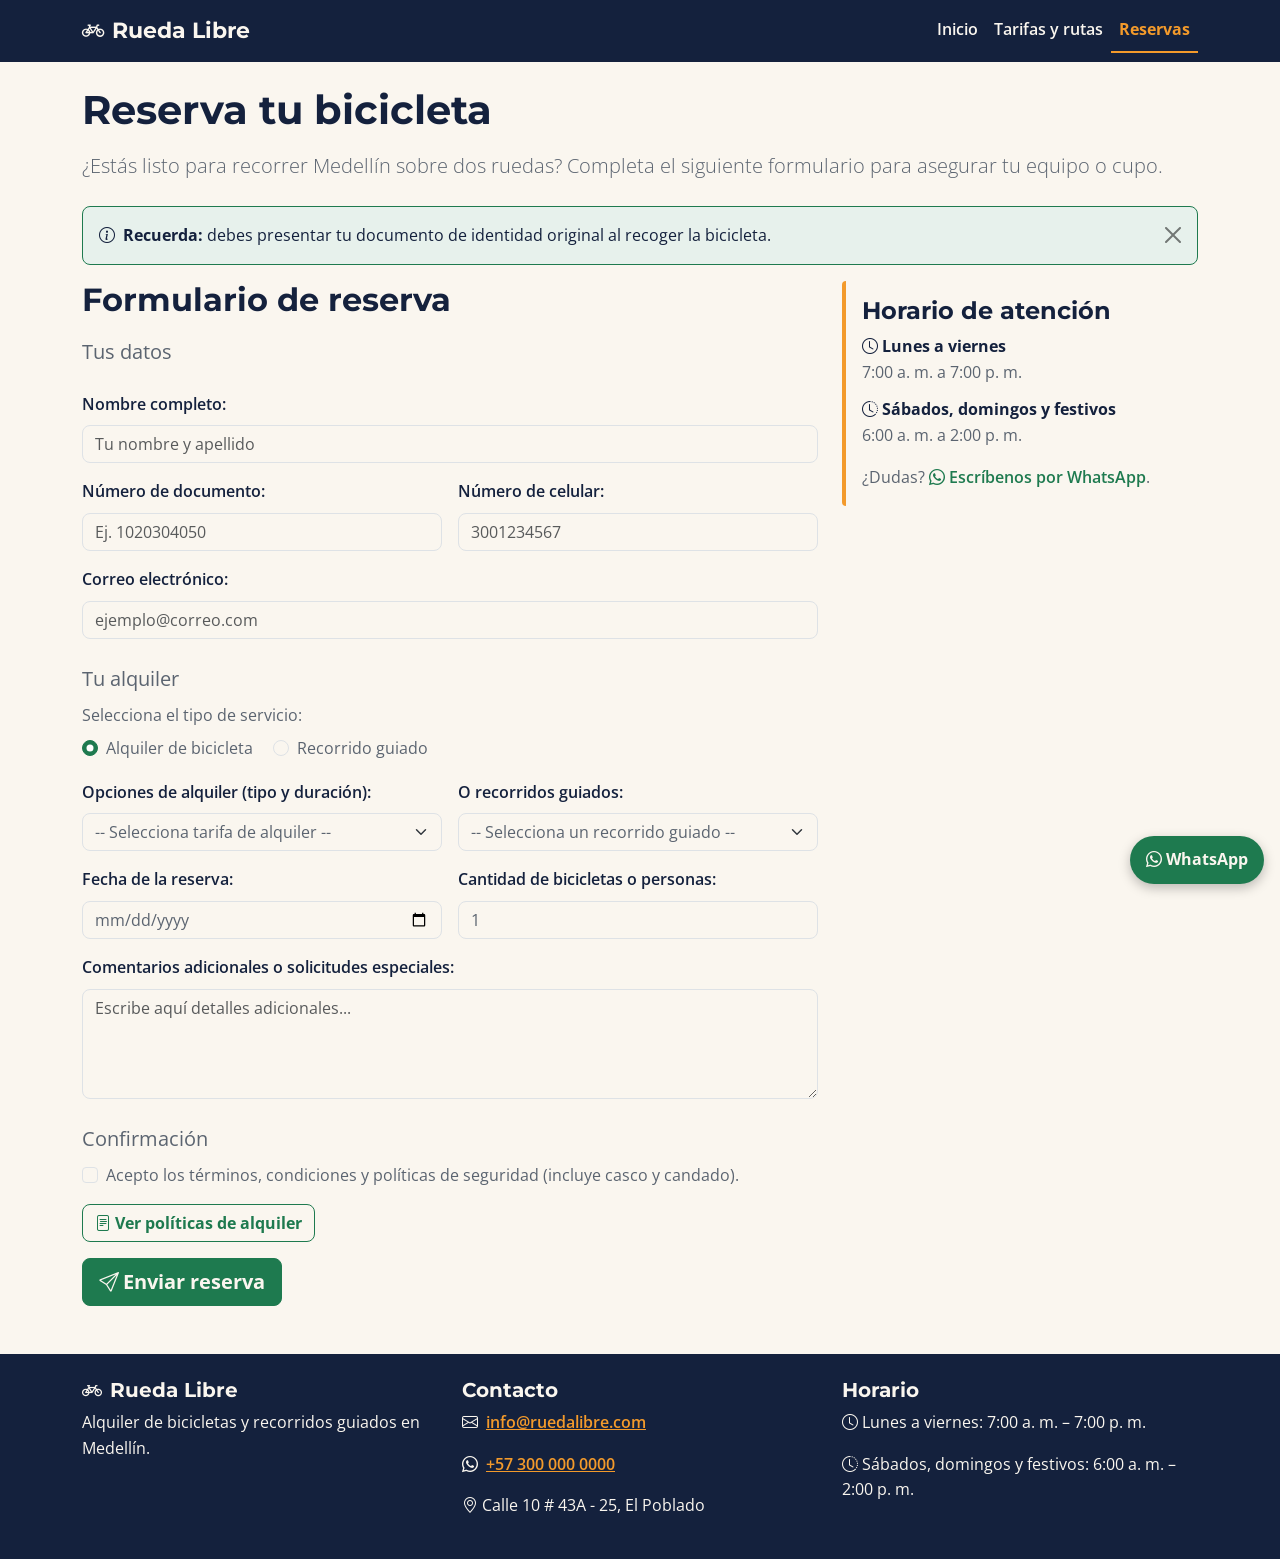
<file: paginas/reservas2.html>
<!DOCTYPE html>
<html lang="es">
<head>
  <meta charset="UTF-8">
  <meta name="viewport" content="width=device-width, initial-scale=1.0">
  <meta name="description" content="Formulario de reserva para alquiler de bicicletas y recorridos guiados en Rueda Libre.">
  <title>Reserva tu bicicleta | Rueda Libre</title>

  <link rel="preconnect" href="https://fonts.googleapis.com">
  <link rel="preconnect" href="https://fonts.gstatic.com" crossorigin>
  <link href="https://fonts.googleapis.com/css2?family=Montserrat:wght@700&family=Open+Sans:wght@400;600&display=swap" rel="stylesheet">

  <link href="https://cdn.jsdelivr.net/npm/bootstrap@5.3.3/dist/css/bootstrap.min.css"
        rel="stylesheet"
        integrity="sha384-QWTKZyjpPEjISv5WaRU9OFeRpok6YctnYmDr5pNlyT2bRjXh0JMhjY6hW+ALEwIH"
        crossorigin="anonymous">

  <link rel="stylesheet"
        href="https://cdn.jsdelivr.net/npm/bootstrap-icons@1.11.3/font/bootstrap-icons.min.css">

  <link rel="stylesheet" href="../css/styles2.css">
</head>
<body>

  <header>
    <nav class="navbar navbar-expand-lg" aria-label="Navegación principal">
      <div class="container">
        <a class="navbar-brand" href="../index.html">
          <i class="bi bi-bicycle me-2" aria-hidden="true"></i>Rueda Libre
        </a>
        <button class="navbar-toggler" type="button"
                data-bs-toggle="collapse" data-bs-target="#menuPrincipal"
                aria-controls="menuPrincipal" aria-expanded="false"
                aria-label="Abrir o cerrar menú de navegación">
          <span class="navbar-toggler-icon"></span>
        </button>
        <div class="collapse navbar-collapse" id="menuPrincipal">
          <ul class="navbar-nav ms-auto mb-2 mb-lg-0">
            <li class="nav-item">
              <a class="nav-link" href="../index.html">Inicio</a>
            </li>
            <li class="nav-item">
              <a class="nav-link" href="tarifas2.html">Tarifas y rutas</a>
            </li>
            <li class="nav-item">
              <a class="nav-link" href="reservas2.html" aria-current="page">Reservas</a>
            </li>
          </ul>
        </div>
      </div>
    </nav>
  </header>

  <main class="container py-4">

    <h1 class="mb-3">Reserva tu bicicleta</h1>
    <p class="lead mb-4">¿Estás listo para recorrer Medellín sobre dos ruedas? Completa el
      siguiente formulario para asegurar tu equipo o cupo.</p>

    <!-- ALERTA: recordatorio del documento -->
    <div class="alert alert-info alert-dismissible fade show" role="alert">
      <i class="bi bi-info-circle me-1" aria-hidden="true"></i>
      <strong>Recuerda:</strong> debes presentar tu documento de identidad original al recoger la bicicleta.
      <button type="button" class="btn-close" data-bs-dismiss="alert" aria-label="Cerrar aviso"></button>
    </div>

    <div class="row g-4">


      <section id="formulario-reserva" class="col-12 col-md-8">
        <h2 class="mb-3">Formulario de reserva</h2>

        <form action="#" method="post" class="needs-validation" novalidate>

          <fieldset class="mb-4">
            <legend class="fs-5">Tus datos</legend>

            <div class="row g-3">
              <div class="col-12">
                <label for="nombre" class="form-label">Nombre completo:</label>
                <input type="text" class="form-control" id="nombre" name="nombre"
                       required minlength="3" placeholder="Tu nombre y apellido">
                <div class="invalid-feedback">
                  Escribe tu nombre y apellido completos (mínimo 3 caracteres).
                </div>
              </div>

              <div class="col-12 col-md-6">
                <label for="documento" class="form-label">Número de documento:</label>
                <input type="text" class="form-control" id="documento" name="documento"
                       required pattern="[0-9]{6,12}" placeholder="Ej. 1020304050">
                <div class="invalid-feedback">
                  El documento debe tener entre 6 y 12 dígitos numéricos.
                </div>
              </div>

              <div class="col-12 col-md-6">
                <label for="telefono" class="form-label">Número de celular:</label>
                <input type="tel" class="form-control" id="telefono" name="telefono"
                       required pattern="[0-9]{10}" placeholder="3001234567">
                <div class="invalid-feedback">
                  El celular debe tener exactamente 10 dígitos numéricos.
                </div>
              </div>

              <div class="col-12">
                <label for="correo" class="form-label">Correo electrónico:</label>
                <input type="email" class="form-control" id="correo" name="correo"
                       required placeholder="ejemplo@correo.com">
                <div class="invalid-feedback">
                  Escribe un correo válido, por ejemplo: nombre@dominio.com.
                </div>
              </div>
            </div>
          </fieldset>

          <fieldset class="mb-4">
            <legend class="fs-5">Tu alquiler</legend>

            <div class="mb-3">
              <p class="mb-2">Selecciona el tipo de servicio:</p>
              <div class="form-check form-check-inline">
                <input class="form-check-input" type="radio" name="tipo_servicio"
                       id="servicio_alquiler" value="alquiler" checked>
                <label class="form-check-label" for="servicio_alquiler">Alquiler de bicicleta</label>
              </div>
              <div class="form-check form-check-inline">
                <input class="form-check-input" type="radio" name="tipo_servicio"
                       id="servicio_recorrido" value="recorrido">
                <label class="form-check-label" for="servicio_recorrido">Recorrido guiado</label>
              </div>
            </div>

            <div class="row g-3">
              <div class="col-12 col-md-6">
                <label for="opcion_alquiler" class="form-label">Opciones de alquiler (tipo y duración):</label>
                <select class="form-select" id="opcion_alquiler" name="opcion_alquiler" required>
                  <option value="">-- Selecciona tarifa de alquiler --</option>
                  <optgroup label="Urbana">
                    <option value="urbana_1h">Urbana - 1 hora ($10.000)</option>
                    <option value="urbana_4h">Urbana - Medio día / 4 h ($30.000)</option>
                    <option value="urbana_dia">Urbana - Día completo ($50.000)</option>
                  </optgroup>
                  <optgroup label="Montaña">
                    <option value="montana_1h">Montaña - 1 hora ($15.000)</option>
                    <option value="montana_4h">Montaña - Medio día / 4 h ($45.000)</option>
                    <option value="montana_dia">Montaña - Día completo ($70.000)</option>
                  </optgroup>
                  <optgroup label="Eléctrica">
                    <option value="electrica_1h">Eléctrica - 1 hora ($25.000)</option>
                    <option value="electrica_4h">Eléctrica - Medio día / 4 h ($70.000)</option>
                    <option value="electrica_dia">Eléctrica - Día completo ($110.000)</option>
                  </optgroup>
                </select>
                <div class="invalid-feedback">
                  Selecciona una tarifa de alquiler.
                </div>
              </div>

              <div class="col-12 col-md-6">
                <label for="tipo_recorrido" class="form-label">O recorridos guiados:</label>
                <select class="form-select" id="tipo_recorrido" name="tipo_recorrido">
                  <option value="">-- Selecciona un recorrido guiado --</option>
                  <option value="rio_parques">Río y Parques (12 km, 2 h, Fácil) - $45.000</option>
                  <option value="sabores_barrio">Sabores de Barrio (18 km, 3 h, Medio) - $60.000</option>
                  <option value="reto_las_palmas">Reto Las Palmas (25 km, 4 h, Difícil) - $85.000</option>
                </select>
              </div>

              <div class="col-12 col-md-6">
                <label for="fecha" class="form-label">Fecha de la reserva:</label>
                <input type="date" class="form-control" id="fecha" name="fecha" required>
                <div class="invalid-feedback">
                  Selecciona la fecha en la que quieres hacer tu reserva.
                </div>
              </div>

              <div class="col-12 col-md-6">
                <label for="cantidad" class="form-label">Cantidad de bicicletas o personas:</label>
                <input type="number" class="form-control" id="cantidad" name="cantidad"
                       min="1" max="10" value="1" required>
                <div class="invalid-feedback">
                  La cantidad debe estar entre 1 y 10.
                </div>
              </div>

              <div class="col-12">
                <label for="comentarios" class="form-label">Comentarios adicionales o solicitudes especiales:</label>
                <textarea class="form-control" id="comentarios" name="comentarios" rows="4"
                          placeholder="Escribe aquí detalles adicionales..."></textarea>
              </div>
            </div>
          </fieldset>

          <fieldset class="mb-4">
            <legend class="fs-5">Confirmación</legend>

            <div class="form-check mb-3">
              <input class="form-check-input" type="checkbox" id="terminos" name="terminos"
                     value="aceptados" required>
              <label class="form-check-label" for="terminos">
                Acepto los términos, condiciones y políticas de seguridad (incluye casco y candado).
              </label>
              <div class="invalid-feedback">
                Debes aceptar los términos y políticas para poder reservar.
              </div>
            </div>

            <button type="button" class="btn btn-outline-success mb-3"
                    data-bs-toggle="modal" data-bs-target="#modalPoliticas">
              <i class="bi bi-file-text me-1" aria-hidden="true"></i>Ver políticas de alquiler
            </button>

            <div class="d-grid d-md-block">
              <button type="submit" name="enviar_reserva" class="btn btn-primary btn-lg">
                <i class="bi bi-send me-1" aria-hidden="true"></i>Enviar reserva
              </button>
            </div>
          </fieldset>

        </form>
      </section>

      <aside class="col-12 col-md-4">
        <div class="info-lateral" aria-labelledby="horario-atencion">
          <h2 id="horario-atencion" class="fs-4">Horario de atención</h2>
          <dl class="mb-3">
            <dt><i class="bi bi-clock me-1" aria-hidden="true"></i>Lunes a viernes</dt>
            <dd>7:00 a. m. a 7:00 p. m.</dd>
            <dt><i class="bi bi-clock-history me-1" aria-hidden="true"></i>Sábados, domingos y festivos</dt>
            <dd>6:00 a. m. a 2:00 p. m.</dd>
          </dl>
          <p class="mb-0">¿Dudas?
            <a href="https://wa.me/573001234567" target="_blank" rel="noopener">
              <i class="bi bi-whatsapp me-1" aria-hidden="true"></i>Escríbenos por WhatsApp</a>.
          </p>
        </div>
      </aside>

    </div>
  </main>

  <footer class="pie-marca py-4">
    <div class="container">
      <div class="row g-4">
        <div class="col-12 col-md-4">
          <h3 class="fs-5"><i class="bi bi-bicycle me-2" aria-hidden="true"></i>Rueda Libre</h3>
          <p>Alquiler de bicicletas y recorridos guiados en Medellín.</p>
        </div>
        <div class="col-12 col-md-4">
          <h3 class="fs-5">Contacto</h3>
          <p><i class="bi bi-envelope me-1" aria-hidden="true"></i>
            <a href="mailto:info@ruedalibre.com">info@ruedalibre.com</a></p>
          <p><i class="bi bi-whatsapp me-1" aria-hidden="true"></i>
            <a href="https://wa.me/573001234567" target="_blank" rel="noopener">+57 300 000 0000</a></p>
          <p><i class="bi bi-geo-alt me-1" aria-hidden="true"></i>Calle 10 # 43A - 25, El Poblado</p>
        </div>
        <div class="col-12 col-md-4">
          <h3 class="fs-5">Horario</h3>
          <p><i class="bi bi-clock me-1" aria-hidden="true"></i>Lunes a viernes: 7:00 a. m. – 7:00 p. m.</p>
          <p><i class="bi bi-clock-history me-1" aria-hidden="true"></i>Sábados, domingos y festivos: 6:00 a. m. – 2:00 p. m.</p>
        </div>
      </div>
    </div>
  </footer>

  <a href="https://wa.me/573001234567" class="whatsapp-flotante" target="_blank" rel="noopener"
     aria-label="Contactar a Rueda Libre por WhatsApp">
    <i class="bi bi-whatsapp me-1" aria-hidden="true"></i>WhatsApp
  </a>

  <div class="modal fade" id="modalPoliticas" tabindex="-1"
       aria-labelledby="modalPoliticasLabel" aria-hidden="true">
    <div class="modal-dialog modal-dialog-centered modal-lg">
      <div class="modal-content">
        <div class="modal-header">
          <h2 class="modal-title fs-5" id="modalPoliticasLabel">
            <i class="bi bi-file-text me-1" aria-hidden="true"></i>Políticas de alquiler
          </h2>
          <button type="button" class="btn-close" data-bs-dismiss="modal"
                  aria-label="Cerrar ventana de políticas"></button>
        </div>
        <div class="modal-body">
          <ol class="mb-0">
            <li>Presenta tu documento de identidad original al recoger la bicicleta.</li>
            <li>Revisa la bicicleta con el asesor antes de salir.</li>
            <li>Cada 15 minutos de retraso en la devolución tienen un recargo de $5.000.</li>
            <li>Los daños por mal uso se cobran según el costo de la reparación.</li>
            <li>Los menores de edad deben estar acompañados por un adulto responsable.</li>
          </ol>
        </div>
        <div class="modal-footer">
          <button type="button" class="btn btn-primary" data-bs-dismiss="modal">Entendido</button>
        </div>
      </div>
    </div>
  </div>

  <script src="https://cdn.jsdelivr.net/npm/bootstrap@5.3.3/dist/js/bootstrap.bundle.min.js"
          integrity="sha384-YvpcrYf0tY3lHB60NNkmXc5s9fDVZLESaAA55NDzOxhy9GkcIdslK1eN7N6jIeHz"
          crossorigin="anonymous"></script>

</body>
</html>
</file>
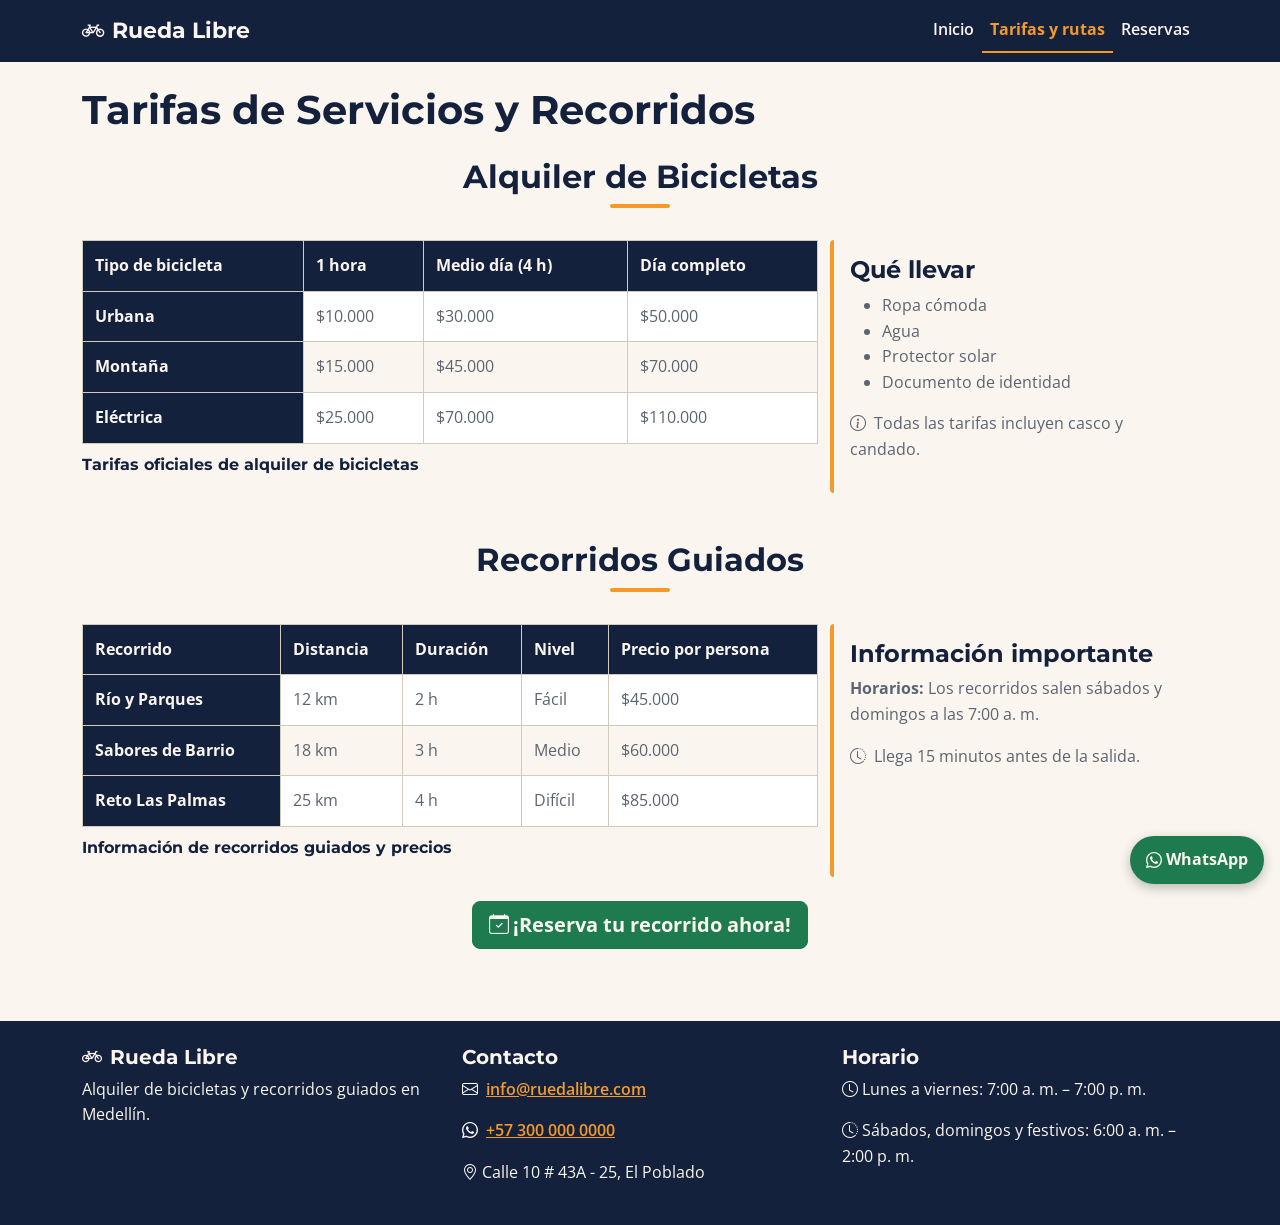
<file: paginas/tarifas2.html>
<!DOCTYPE html>
<html lang="es">
<head>
  <meta charset="UTF-8">
  <meta name="viewport" content="width=device-width, initial-scale=1.0">
  <meta name="description" content="Consulta las tarifas de alquiler de bicicletas y recorridos guiados en Medellín con Rueda Libre.">
  <title>Tarifas y Recorridos | Rueda Libre</title>

  <link rel="preconnect" href="https://fonts.googleapis.com">
  <link rel="preconnect" href="https://fonts.gstatic.com" crossorigin>
  <link href="https://fonts.googleapis.com/css2?family=Montserrat:wght@700&family=Open+Sans:wght@400;600&display=swap" rel="stylesheet">

  <link href="https://cdn.jsdelivr.net/npm/bootstrap@5.3.3/dist/css/bootstrap.min.css"
        rel="stylesheet"
        integrity="sha384-QWTKZyjpPEjISv5WaRU9OFeRpok6YctnYmDr5pNlyT2bRjXh0JMhjY6hW+ALEwIH"
        crossorigin="anonymous">

  <link rel="stylesheet"
        href="https://cdn.jsdelivr.net/npm/bootstrap-icons@1.11.3/font/bootstrap-icons.min.css">

  <link rel="stylesheet" href="../css/styles2.css">
</head>
<body>

  <header>
    <nav class="navbar navbar-expand-lg" aria-label="Navegación principal">
      <div class="container">
        <a class="navbar-brand" href="../index.html">
          <i class="bi bi-bicycle me-2" aria-hidden="true"></i>Rueda Libre
        </a>
        <button class="navbar-toggler" type="button"
                data-bs-toggle="collapse" data-bs-target="#menuPrincipal"
                aria-controls="menuPrincipal" aria-expanded="false"
                aria-label="Abrir o cerrar menú de navegación">
          <span class="navbar-toggler-icon"></span>
        </button>
        <div class="collapse navbar-collapse" id="menuPrincipal">
          <ul class="navbar-nav ms-auto mb-2 mb-lg-0">
            <li class="nav-item">
              <a class="nav-link" href="../index.html">Inicio</a>
            </li>
            <li class="nav-item">
              <a class="nav-link" href="tarifas2.html" aria-current="page">Tarifas y rutas</a>
            </li>
            <li class="nav-item">
              <a class="nav-link" href="reservas2.html">Reservas</a>
            </li>
          </ul>
        </div>
      </div>
    </nav>
  </header>

  <main class="container py-4">

    <h1 class="mb-4">Tarifas de Servicios y Recorridos</h1>

    <!-- Alquiler -->
    <section id="tarifas-alquiler" class="mb-5">
      <h2 class="titulo-seccion">Alquiler de Bicicletas</h2>

      <div class="row g-4">

        <div class="col-12 col-lg-8">
          <div class="table-responsive">
            <table>
              <caption>Tarifas oficiales de alquiler de bicicletas</caption>
              <thead>
                <tr>
                  <th scope="col">Tipo de bicicleta</th>
                  <th scope="col">1 hora</th>
                  <th scope="col">Medio día (4 h)</th>
                  <th scope="col">Día completo</th>
                </tr>
              </thead>
              <tbody>
                <tr>
                  <th scope="row">Urbana</th>
                  <td>$10.000</td>
                  <td>$30.000</td>
                  <td>$50.000</td>
                </tr>
                <tr>
                  <th scope="row">Montaña</th>
                  <td>$15.000</td>
                  <td>$45.000</td>
                  <td>$70.000</td>
                </tr>
                <tr>
                  <th scope="row">Eléctrica</th>
                  <td>$25.000</td>
                  <td>$70.000</td>
                  <td>$110.000</td>
                </tr>
              </tbody>
            </table>
          </div>
        </div>

        <aside class="col-12 col-lg-4 info-lateral" aria-labelledby="que-llevar">
          <h2 id="que-llevar" class="fs-4">Qué llevar</h2>
          <ul>
            <li>Ropa cómoda</li>
            <li>Agua</li>
            <li>Protector solar</li>
            <li>Documento de identidad</li>
          </ul>
          <p class="mb-0"><i class="bi bi-info-circle me-1" aria-hidden="true"></i>
            Todas las tarifas incluyen casco y candado.</p>
        </aside>

      </div>
    </section>

    <section id="recorridos-guiados" class="mb-5">
      <h2 class="titulo-seccion">Recorridos Guiados</h2>

      <div class="row g-4">

        <div class="col-12 col-lg-8">
          <div class="table-responsive">
            <table>
              <caption>Información de recorridos guiados y precios</caption>
              <thead>
                <tr>
                  <th scope="col">Recorrido</th>
                  <th scope="col">Distancia</th>
                  <th scope="col">Duración</th>
                  <th scope="col">Nivel</th>
                  <th scope="col">Precio por persona</th>
                </tr>
              </thead>
              <tbody>
                <tr>
                  <th scope="row">Río y Parques</th>
                  <td>12 km</td>
                  <td>2 h</td>
                  <td>Fácil</td>
                  <td>$45.000</td>
                </tr>
                <tr>
                  <th scope="row">Sabores de Barrio</th>
                  <td>18 km</td>
                  <td>3 h</td>
                  <td>Medio</td>
                  <td>$60.000</td>
                </tr>
                <tr>
                  <th scope="row">Reto Las Palmas</th>
                  <td>25 km</td>
                  <td>4 h</td>
                  <td>Difícil</td>
                  <td>$85.000</td>
                </tr>
              </tbody>
            </table>
          </div>
        </div>

        <aside class="col-12 col-lg-4 info-lateral" aria-labelledby="info-importante">
          <h2 id="info-importante" class="fs-4">Información importante</h2>
          <p><strong>Horarios:</strong> Los recorridos salen sábados y domingos a las 7:00 a. m.</p>
          <p class="mb-0"><i class="bi bi-clock-history me-1" aria-hidden="true"></i>
            Llega 15 minutos antes de la salida.</p>
        </aside>

      </div>

      <div class="text-center mt-4">
        <a href="reservas2.html" class="btn btn-primary btn-lg">
          <i class="bi bi-calendar-check me-1" aria-hidden="true"></i>¡Reserva tu recorrido ahora!
        </a>
      </div>
    </section>

  </main>

  <footer class="pie-marca py-4">
    <div class="container">
      <div class="row g-4">
        <div class="col-12 col-md-4">
          <h3 class="fs-5"><i class="bi bi-bicycle me-2" aria-hidden="true"></i>Rueda Libre</h3>
          <p>Alquiler de bicicletas y recorridos guiados en Medellín.</p>
        </div>
        <div class="col-12 col-md-4">
          <h3 class="fs-5">Contacto</h3>
          <p><i class="bi bi-envelope me-1" aria-hidden="true"></i>
            <a href="mailto:info@ruedalibre.com">info@ruedalibre.com</a></p>
          <p><i class="bi bi-whatsapp me-1" aria-hidden="true"></i>
            <a href="https://wa.me/573000000000" target="_blank" rel="noopener">+57 300 000 0000</a></p>
          <p><i class="bi bi-geo-alt me-1" aria-hidden="true"></i>Calle 10 # 43A - 25, El Poblado</p>
        </div>
        <div class="col-12 col-md-4">
          <h3 class="fs-5">Horario</h3>
          <p><i class="bi bi-clock me-1" aria-hidden="true"></i>Lunes a viernes: 7:00 a. m. – 7:00 p. m.</p>
          <p><i class="bi bi-clock-history me-1" aria-hidden="true"></i>Sábados, domingos y festivos: 6:00 a. m. – 2:00 p. m.</p>
        </div>
      </div>
    </div>
  </footer>

  <a href="https://wa.me/57300123456" class="whatsapp-flotante" target="_blank" rel="noopener"
     aria-label="Contactar a Rueda Libre por WhatsApp">
    <i class="bi bi-whatsapp me-1" aria-hidden="true"></i>WhatsApp
  </a>

  <script src="https://cdn.jsdelivr.net/npm/bootstrap@5.3.3/dist/js/bootstrap.bundle.min.js"
          integrity="sha384-YvpcrYf0tY3lHB60NNkmXc5s9fDVZLESaAA55NDzOxhy9GkcIdslK1eN7N6jIeHz"
          crossorigin="anonymous"></script>

</body>
</html>
</file>
<file: css/styles2.css>
:root {
  --verde-ruta: #1E7A4F;
  --verde-ruta-rgb: 30, 122, 79;
  --naranja-pedal: #F39A2B;
  --naranja-pedal-rgb: 243, 154, 43;
  --azul-noche: #14213D;
  --azul-noche-rgb: 20, 33, 61;
  --crema: #FAF6EF;
  --crema-rgb: 250, 246, 239;
  --gris-asfalto: #5B6470;
  --gris-asfalto-rgb: 91, 100, 112;

  --bs-primary: #1E7A4F;
  --bs-primary-rgb: 30, 122, 79;
  --bs-body-bg: #FAF6EF;
  --bs-body-color: #5B6470;
  --bs-body-font-family: "Open Sans", Arial, sans-serif;
  --bs-link-color: #1E7A4F;
  --bs-link-color-rgb: 30, 122, 79;
  --bs-link-hover-color: #F39A2B;
  --bs-link-hover-color-rgb: 243, 154, 43;
  --bs-border-radius: 0.5rem;
  --bs-heading-font-family: "Montserrat", Arial, sans-serif;

  --esp-pequeno: 0.5rem;
  --esp-mediano: 1rem;
  --esp-grande: 2rem;

  --sombra-suave: 0 4px 10px rgba(0, 0, 0, 0.06);
}

body {
  font-family: var(--bs-body-font-family);
  color: var(--bs-body-color);
  background-color: var(--bs-body-bg);
  line-height: 1.6;
}

h1, h2, h3, h4, h5, h6 {
  font-family: var(--bs-heading-font-family);
  font-weight: 700;
  color: var(--azul-noche);
}

img {
  max-width: 100%;
  height: auto;
}

.btn-primary,
.btn-success {
  --bs-btn-bg: var(--verde-ruta);
  --bs-btn-border-color: var(--verde-ruta);
  --bs-btn-color: var(--crema);
  --bs-btn-hover-bg: var(--naranja-pedal);
  --bs-btn-hover-border-color: var(--naranja-pedal);
  --bs-btn-hover-color: var(--azul-noche);
  --bs-btn-active-bg: var(--naranja-pedal);
  --bs-btn-active-border-color: var(--naranja-pedal);
  --bs-btn-active-color: var(--azul-noche);
  --bs-btn-focus-shadow-rgb: var(--naranja-pedal-rgb);
  font-weight: 700;
}

.btn-naranja {
  --bs-btn-bg: var(--naranja-pedal);
  --bs-btn-border-color: var(--naranja-pedal);
  --bs-btn-color: var(--azul-noche);
  --bs-btn-hover-bg: var(--verde-ruta);
  --bs-btn-hover-border-color: var(--verde-ruta);
  --bs-btn-hover-color: var(--crema);
  --bs-btn-active-bg: var(--verde-ruta);
  --bs-btn-active-border-color: var(--verde-ruta);
  --bs-btn-active-color: var(--crema);
  --bs-btn-focus-shadow-rgb: var(--verde-ruta-rgb);
  font-weight: 700;
}

.btn-outline-success {
  --bs-btn-color: var(--verde-ruta);
  --bs-btn-border-color: var(--verde-ruta);
  --bs-btn-hover-bg: var(--verde-ruta);
  --bs-btn-hover-border-color: var(--verde-ruta);
  --bs-btn-hover-color: var(--crema);
  --bs-btn-active-bg: var(--verde-ruta);
  --bs-btn-active-border-color: var(--verde-ruta);
  --bs-btn-active-color: var(--crema);
  font-weight: 700;
}

.btn-warning {
  --bs-btn-bg: var(--naranja-pedal);
  --bs-btn-border-color: var(--naranja-pedal);
  --bs-btn-color: var(--azul-noche);
  --bs-btn-hover-bg: var(--verde-ruta);
  --bs-btn-hover-border-color: var(--verde-ruta);
  --bs-btn-hover-color: var(--crema);
  --bs-btn-active-bg: var(--verde-ruta);
  --bs-btn-active-border-color: var(--verde-ruta);
  --bs-btn-active-color: var(--crema);
  font-weight: 700;
}

.navbar {
  background-color: var(--azul-noche) ;
}

.navbar-brand {
  font-family: var(--bs-heading-font-family);
  font-weight: 700;
  color: var(--crema) ;
  font-size: 1.4rem;
}

.navbar-brand:hover,
.navbar-brand:focus {
  color: var(--naranja-pedal) ;
}

.navbar .nav-link {
  color: var(--crema);
  font-weight: 600;
}

.navbar .nav-link:hover,
.navbar .nav-link:focus {
  color: var(--naranja-pedal);
}

.navbar .nav-link[aria-current="page"] {
  color: var(--naranja-pedal);
  font-weight: 700;
  border-bottom: 2px solid var(--naranja-pedal);
}

.navbar-toggler {
  border-color: var(--crema);
}

.navbar-toggler-icon {
  background-image: url("data:image/svg+xml,%3csvg xmlns='http://www.w3.org/2000/svg' viewBox='0 0 30 30'%3e%3cpath stroke='%23FAF6EF' stroke-linecap='round' stroke-miterlimit='10' stroke-width='2' d='M4 7h22M4 15h22M4 23h22'/%3e%3c/svg%3e");
}

.card {
  border: 1px solid #d1cbbd;
  border-radius: var(--bs-border-radius);
  box-shadow: var(--sombra-suave);
  background-color: #ffffff;
}

.card-title {
  color: var(--azul-noche);
  font-family: var(--bs-heading-font-family);
}

.card .precio {
  font-weight: 700;
  color: var(--verde-ruta);
  font-size: 1.1rem;
}

.card .unidad {
  font-size: 0.85rem;
  font-weight: 400;
  color: var(--gris-asfalto);
}

.card-img-top {
  height: 180px;
  object-fit: cover;
}

table {
  width: 100%;
  border-collapse: collapse;
  background-color: #ffffff;
  color: var(--gris-asfalto);
}

table caption {
  font-family: var(--bs-heading-font-family);
  font-weight: 700;
  color: var(--azul-noche);
  text-align: left;
  margin-bottom: 0.5rem;
}

table th,
table td {
  border: 1px solid #d1cbbd;
  padding: 0.75rem;
  text-align: left;
}

table th {
  background-color: var(--azul-noche);
  color: var(--crema);
}

table tbody tr:nth-child(even) {
  background-color: var(--crema);
}

.form-label {
  font-weight: 600;
  color: var(--azul-noche);
}

.form-control:focus,
.form-select:focus,
.form-check-input:focus {
  border-color: var(--azul-noche);
  box-shadow: 0 0 0 0.25rem rgba(var(--naranja-pedal-rgb), 0.5);
}

.form-check-input:checked {
  background-color: var(--verde-ruta);
  border-color: var(--verde-ruta);
}

.alert-info {
  background-color: #E7F1EC;
  border-color: var(--verde-ruta);
  color: var(--azul-noche);
}

.modal-header {
  background-color: var(--azul-noche);
  color: var(--crema);
}

.modal-header .modal-title {
  color: var(--crema);
  font-family: var(--bs-heading-font-family);
}

.modal-header .btn-close {
  filter: invert(1) brightness(2);
}

.modal-footer .btn-primary {
  --bs-btn-bg: var(--verde-ruta);
  --bs-btn-border-color: var(--verde-ruta);
}

.carousel-item img {
  height: 320px;
  object-fit: cover;
  width: 100%;
}

.carousel-caption {
  background-color: rgba(20, 33, 61, 0.75);
  border-radius: 6px;
  padding: 0.75rem 1rem;
}

.carousel-caption h3 {
  color: var(--crema);
  font-family: var(--bs-heading-font-family);
}

.carousel-control-prev-icon,
.carousel-control-next-icon {
  filter: invert(1) brightness(2);
}

.portada-texto {
  display: flex;
  flex-direction: column;
  justify-content: center;
}
.portada-altura {
  min-height: 60vh;
}

.titulo-seccion {
  text-align: center;
  color: var(--azul-noche);
  font-family: var(--bs-heading-font-family);
  font-weight: 700;
  margin-bottom: 2rem;
  position: relative;
  padding-bottom: 0.75rem;
}

.titulo-seccion::after {
  content: "";
  position: absolute;
  left: 50%;
  transform: translateX(-50%);
  bottom: 0;
  width: 60px;
  height: 4px;
  background-color: var(--naranja-pedal);
  border-radius: 2px;
}

.pie-marca {
  background-color: var(--azul-noche);
  color: var(--crema);
}

.pie-marca h3,
.pie-marca h5 {
  color: var(--crema);
  font-family: var(--bs-heading-font-family);
}

.pie-marca a {
  color: var(--naranja-pedal);
  text-decoration: underline;
}

.pie-marca a:hover,
.pie-marca a:focus {
  color: var(--crema);
}

/* ---------- 12. ENLACES, FOCO Y ACCESIBILIDAD ---------- */
a {
  color: var(--bs-link-color);
  text-decoration: none;
  font-weight: 600;
}

a:hover,
a:focus {
  color: var(--bs-link-hover-color);
  text-decoration: underline;
}

a:focus-visible,
button:focus-visible,
.btn:focus-visible,
input:focus-visible,
select:focus-visible,
textarea:focus-visible {
  outline: 3px solid var(--naranja-pedal);
  outline-offset: 2px;
}

.whatsapp-flotante {
  position: fixed;
  bottom: 1rem;
  right: 1rem;
  z-index: 1050; /* por encima del navbar fijo, por debajo del modal */
  background-color: var(--verde-ruta);
  color: var(--crema);
  padding: 0.7rem 1rem;
  border-radius: 50px;
  font-weight: 700;
  text-decoration: none;
  box-shadow: 0 4px 12px rgba(0, 0, 0, 0.25);
  transition: background-color 0.3s ease, color 0.3s ease;
}

.whatsapp-flotante:hover,
.whatsapp-flotante:focus {
  background-color: var(--naranja-pedal);
  color: var(--azul-noche);
  text-decoration: none;
}

footer.pie-marca {
  padding-bottom: calc(1.5rem + 3.5rem);
}

.card .badge-nuevo {
  background-color: var(--naranja-pedal);
  color: var(--azul-noche);
  font-weight: 700;
}

.mapa-iframe {
  border: 0;
  border-radius: 8px;
  width: 100%;
}

.info-lateral {
  background-color: var(--crema);
  border-left: 4px solid var(--naranja-pedal);
  padding: 1rem;
  border-radius: 4px;
}

.info-lateral dt {
  font-weight: 700;
  color: var(--azul-noche);
}

.info-lateral dd {
  margin-bottom: 0.75rem;
  color: var(--gris-asfalto);
}
</file>
